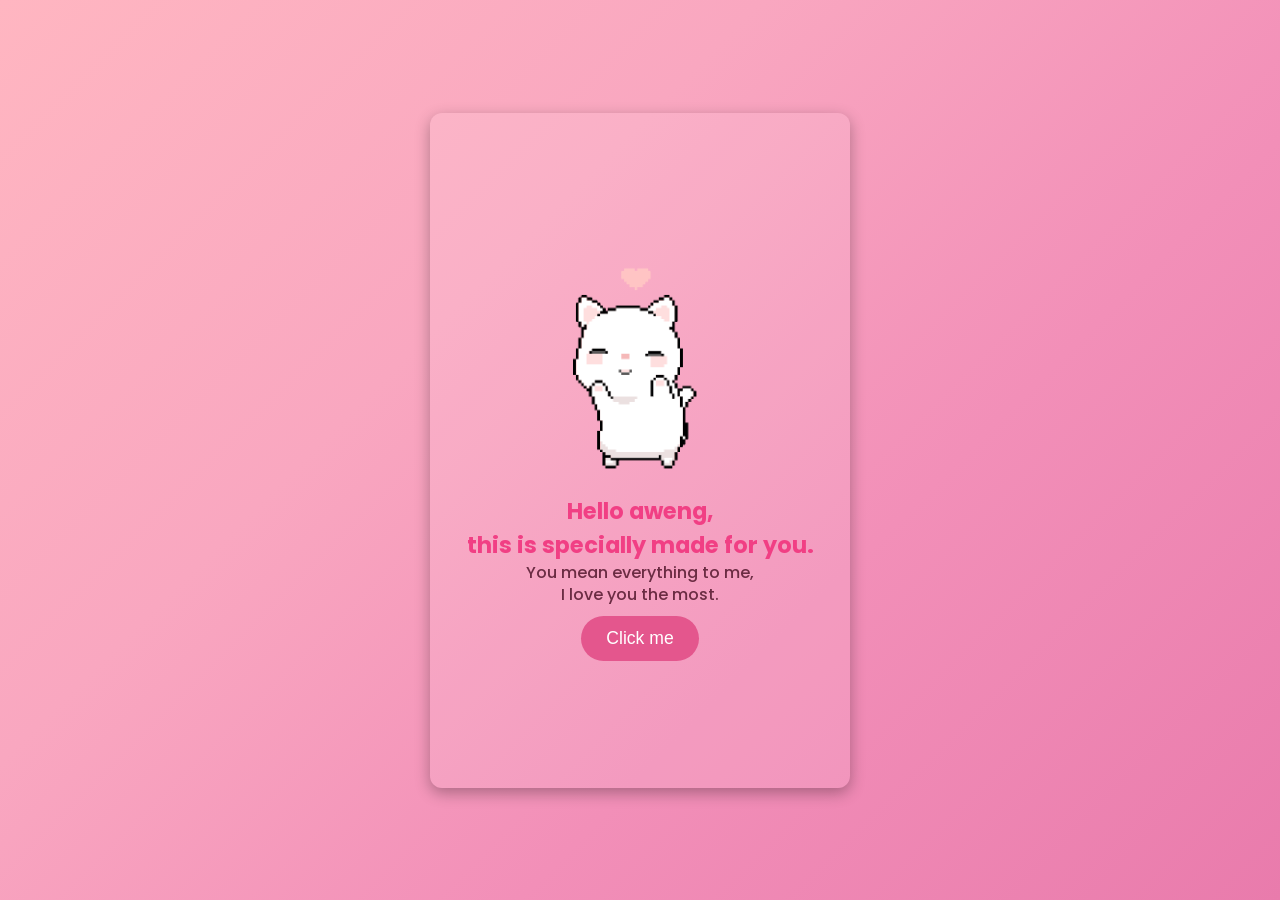
<file: birthday project/index.html>
<!DOCTYPE html>
<html lang="en">
<head>
    <meta charset="UTF-8">
    <meta name="viewport" content="width=device-width, initial-scale=1.0">
    <title>Birthday Present</title>
    <link rel="stylesheet" href="style.css">
    <link href="https://fonts.googleapis.com/css2?family=Poppins:wght@400;600&display=swap" rel="stylesheet">
</head>
<body>
    <audio id="bg-music" loop>
        <source src="Illumoria.mp3" type="audio/mpeg">
    </audio>

    <section class="page active" id="page1">
        <div class="container" id="container1">
            <div class="img-container">
                <img src="cat.gif" alt="cute gif">
            </div>
            <div class="container-text">
                <h2>Hello aweng,<br>this is specially made for you.</h2>
                <p>You mean everything to me,<br>I love you the most.</p>
                <button class="btn" onclick="btnClick()">Click me</button>
            </div>
        </div>
    </section>

    <section class="page" id="page2">
        <canvas id="canvas"></canvas>
        <div id="line1" class="text"></div>
        
        <div id="line2" class="text">
            <h2 id="final-birthday-text"></h2>
        </div>
    </section>
    
    <script src="script.js"></script>
</body>
</html>
</file>
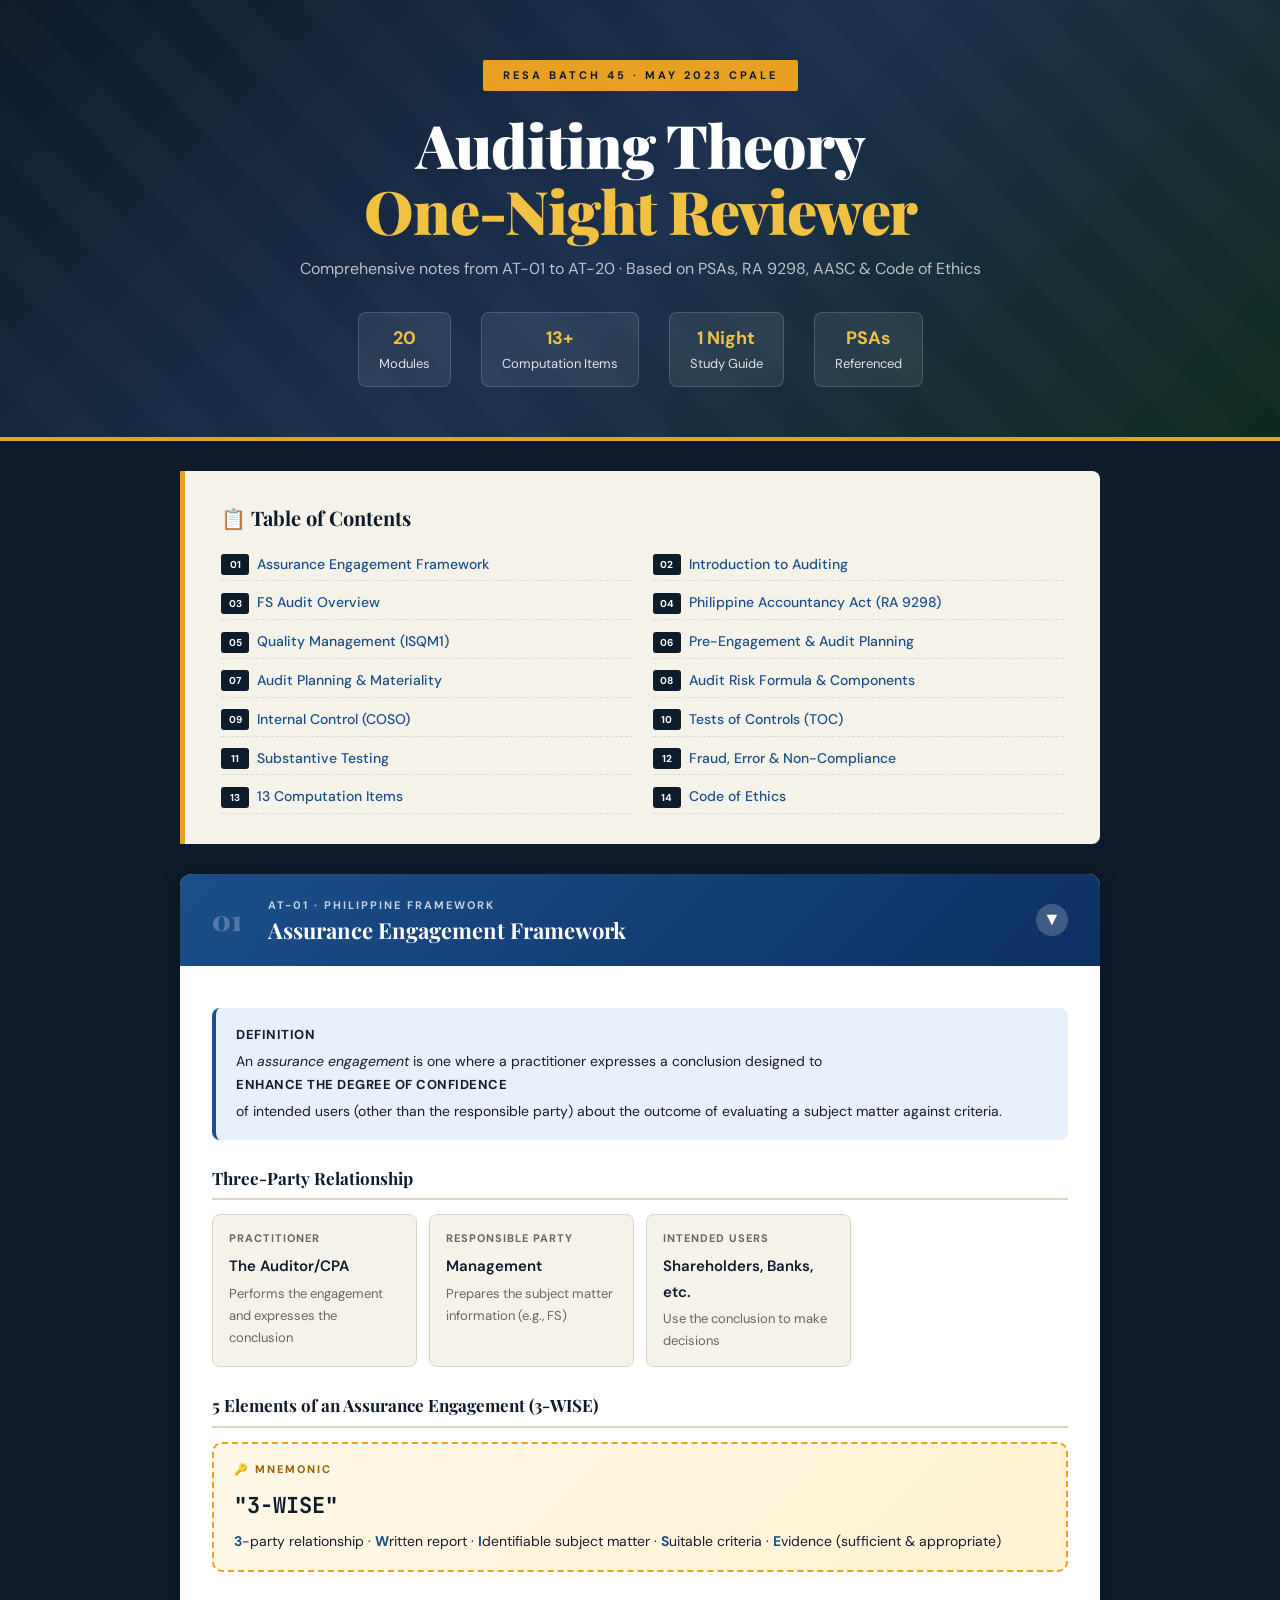
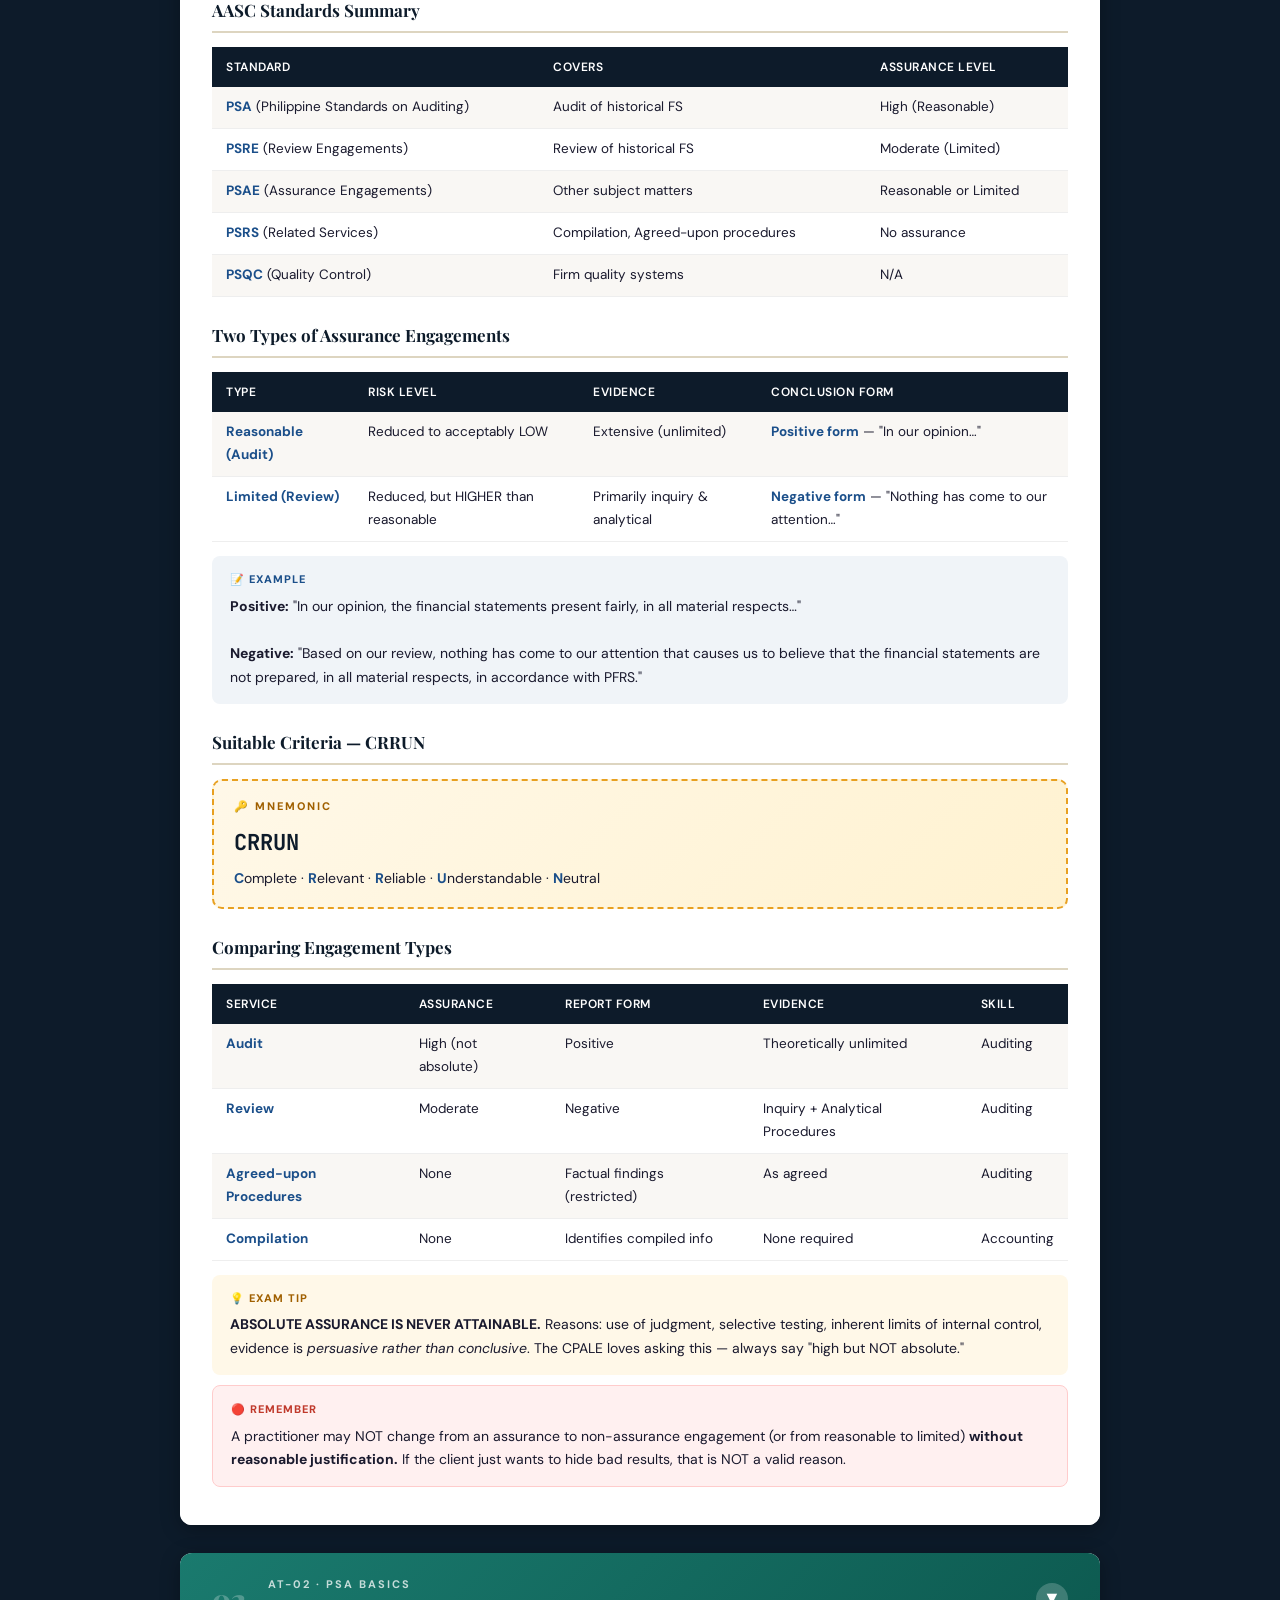
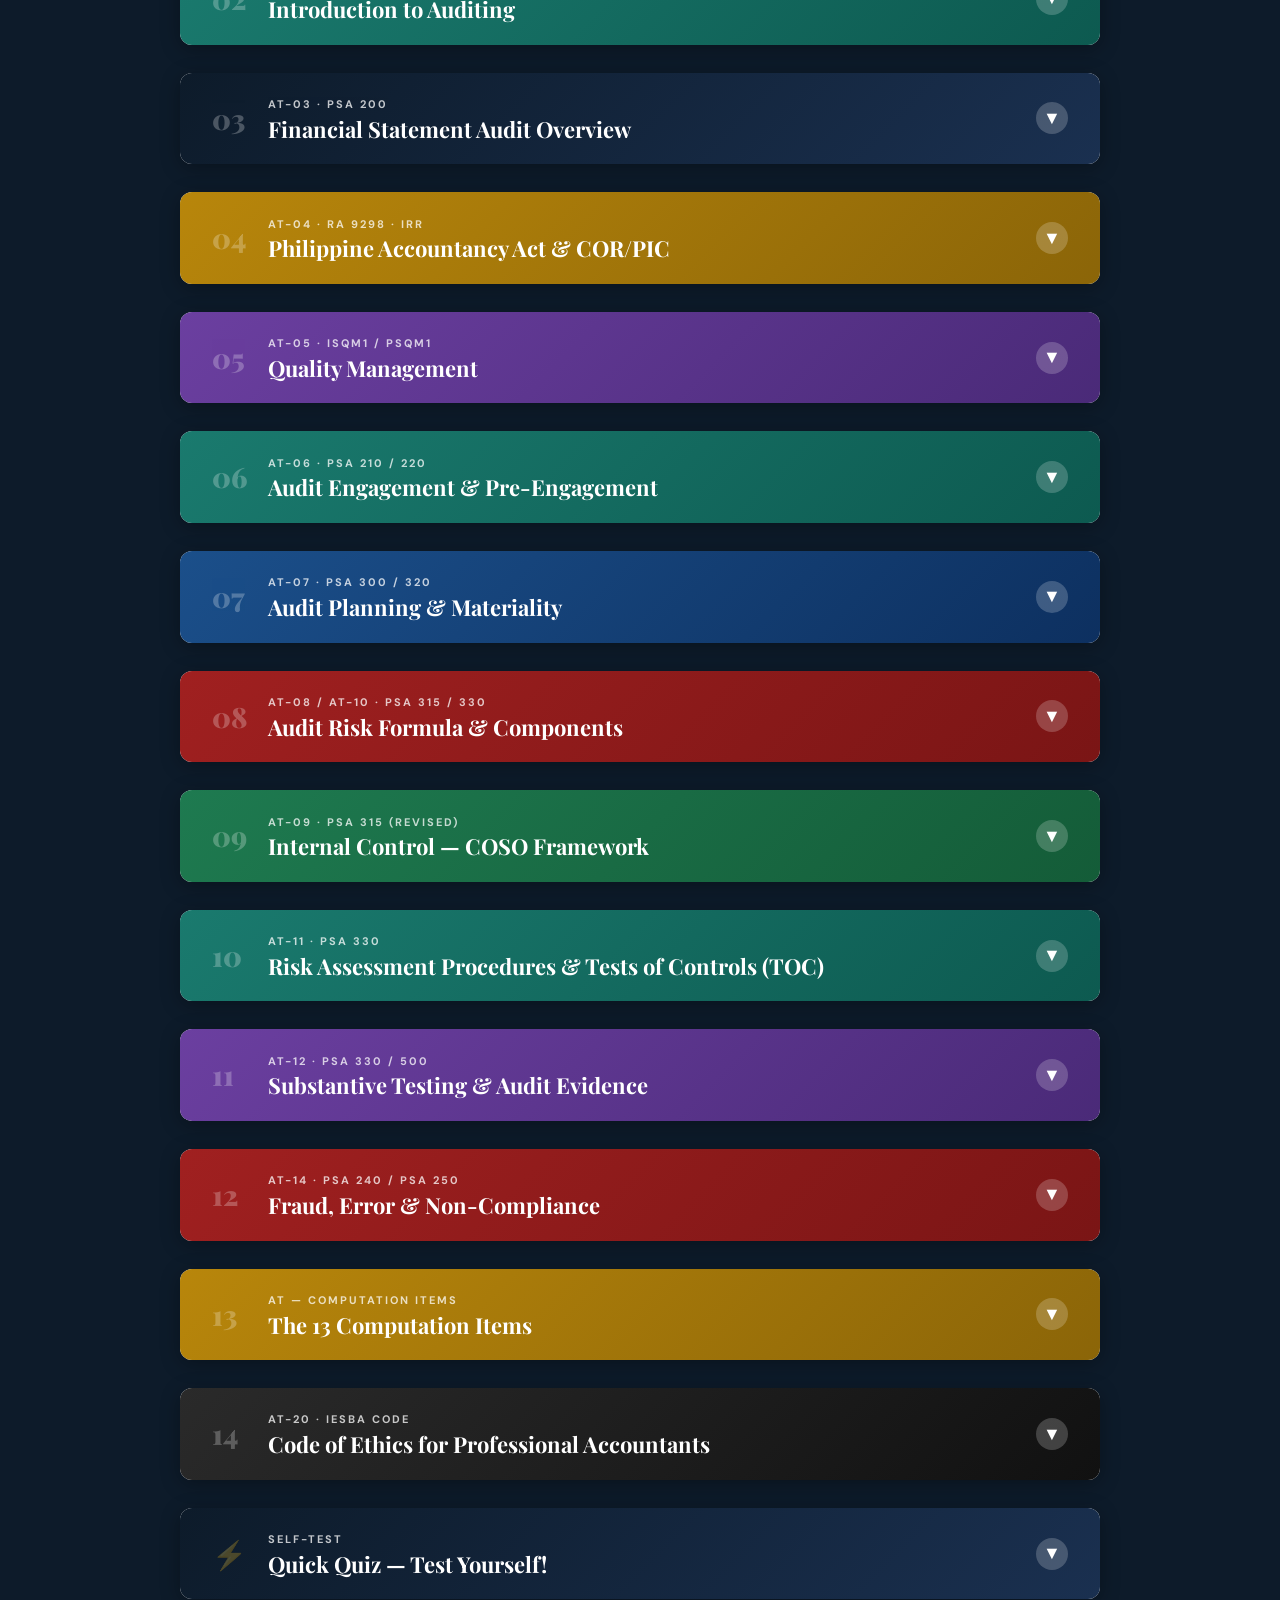
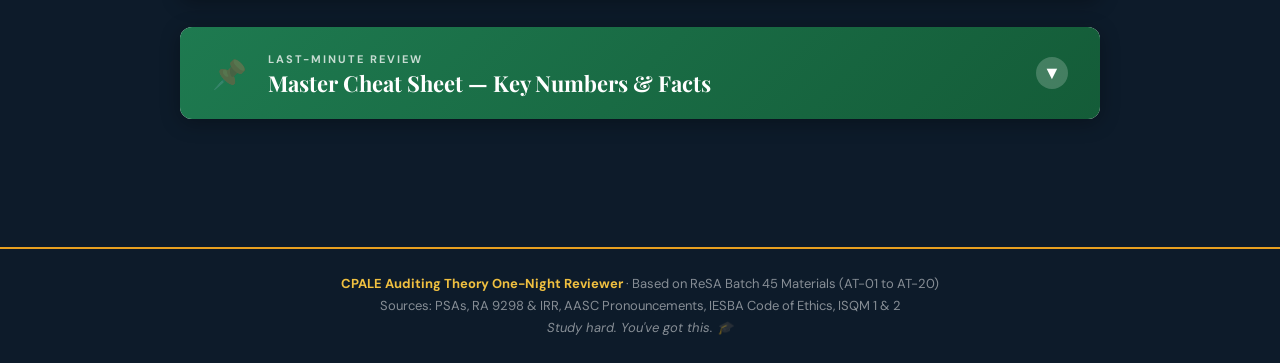
<file: new/index.html>
<!DOCTYPE html>
<html lang="en">
<head>
<meta charset="UTF-8">
<meta name="viewport" content="width=device-width, initial-scale=1.0">
<title>Review</title>
<link href="https://fonts.googleapis.com/css2?family=Playfair+Display:wght@700;900&family=DM+Sans:wght@300;400;500;600&family=JetBrains+Mono:wght@400;600&display=swap" rel="stylesheet">
<style>
  :root {
    --navy: #0d1b2a;
    --blue: #1b4f8a;
    --accent: #e8a020;
    --gold: #f0c040;
    --teal: #1a7a6e;
    --red: #c0392b;
    --light: #f5f2ea;
    --card: #ffffff;
    --border: #ddd5c0;
    --text: #1a1a2e;
    --muted: #666;
    --green: #1e7a50;
    --purple: #6b3fa0;
  }

  * { box-sizing: border-box; margin: 0; padding: 0; }

  body {
    font-family: 'DM Sans', sans-serif;
    background: var(--navy);
    color: var(--text);
    line-height: 1.7;
  }

  /* COVER */
  .cover {
    background: linear-gradient(135deg, #0d1b2a 0%, #1b2f4e 50%, #0d2a1e 100%);
    color: white;
    padding: 60px 40px 50px;
    text-align: center;
    border-bottom: 4px solid var(--accent);
    position: relative;
    overflow: hidden;
  }
  .cover::before {
    content: '';
    position: absolute; inset: 0;
    background: repeating-linear-gradient(45deg, transparent, transparent 40px, rgba(255,255,255,0.015) 40px, rgba(255,255,255,0.015) 80px);
  }
  .cover-badge {
    display: inline-block;
    background: var(--accent);
    color: var(--navy);
    font-size: 11px;
    font-weight: 700;
    letter-spacing: 3px;
    text-transform: uppercase;
    padding: 6px 20px;
    border-radius: 2px;
    margin-bottom: 20px;
  }
  .cover h1 {
    font-family: 'Playfair Display', serif;
    font-size: clamp(32px, 6vw, 60px);
    font-weight: 900;
    letter-spacing: -1px;
    line-height: 1.1;
    margin-bottom: 12px;
  }
  .cover h1 span { color: var(--gold); }
  .cover p {
    font-size: 16px;
    color: rgba(255,255,255,0.7);
    margin-bottom: 30px;
  }
  .cover-meta {
    display: flex;
    justify-content: center;
    gap: 30px;
    flex-wrap: wrap;
    margin-top: 24px;
  }
  .cover-meta div {
    background: rgba(255,255,255,0.08);
    border: 1px solid rgba(255,255,255,0.15);
    border-radius: 8px;
    padding: 10px 20px;
    font-size: 13px;
    color: rgba(255,255,255,0.85);
  }
  .cover-meta strong { color: var(--gold); display: block; font-size: 18px; }

  /* LAYOUT */
  .container {
    max-width: 960px;
    margin: 0 auto;
    padding: 0 20px 60px;
  }

  /* TOC */
  .toc {
    background: var(--light);
    border-left: 5px solid var(--accent);
    padding: 30px 36px;
    margin: 30px 0;
    border-radius: 0 8px 8px 0;
  }
  .toc h2 {
    font-family: 'Playfair Display', serif;
    font-size: 20px;
    margin-bottom: 14px;
    color: var(--navy);
  }
  .toc-grid {
    display: grid;
    grid-template-columns: repeat(auto-fill, minmax(280px, 1fr));
    gap: 6px 20px;
  }
  .toc a {
    color: var(--blue);
    text-decoration: none;
    font-size: 14px;
    font-weight: 500;
    display: flex;
    align-items: center;
    gap: 8px;
    padding: 4px 0;
    border-bottom: 1px dashed rgba(0,0,0,0.1);
    transition: color 0.2s;
  }
  .toc a:hover { color: var(--accent); }
  .toc-num {
    background: var(--navy);
    color: white;
    font-size: 10px;
    font-weight: 700;
    padding: 2px 6px;
    border-radius: 3px;
    min-width: 28px;
    text-align: center;
  }

  /* SECTION */
  .section {
    background: var(--card);
    border-radius: 12px;
    margin: 28px 0;
    overflow: hidden;
    box-shadow: 0 4px 20px rgba(0,0,0,0.3);
  }
  .section-header {
    padding: 22px 32px;
    display: flex;
    align-items: center;
    gap: 16px;
    cursor: pointer;
    user-select: none;
  }
  .section-num {
    font-family: 'Playfair Display', serif;
    font-size: 28px;
    font-weight: 900;
    opacity: 0.25;
    min-width: 40px;
    color: white;
  }
  .section-title {
    flex: 1;
  }
  .section-title .label {
    font-size: 11px;
    font-weight: 700;
    letter-spacing: 2px;
    text-transform: uppercase;
    opacity: 0.75;
    color: white;
    display: block;
    margin-bottom: 2px;
  }
  .section-title h2 {
    font-family: 'Playfair Display', serif;
    font-size: 22px;
    font-weight: 700;
    color: white;
    line-height: 1.2;
  }
  .toggle-btn {
    width: 32px; height: 32px;
    background: rgba(255,255,255,0.2);
    border: none;
    border-radius: 50%;
    color: white;
    font-size: 18px;
    cursor: pointer;
    display: flex; align-items: center; justify-content: center;
    flex-shrink: 0;
    transition: background 0.2s, transform 0.3s;
  }
  .toggle-btn.open { transform: rotate(180deg); }

  .section-body {
    padding: 28px 32px;
    background: white;
    display: none;
  }
  .section-body.open { display: block; }

  /* COLOR THEMES per section */
  .theme-blue .section-header { background: linear-gradient(135deg, #1b4f8a, #0d3060); }
  .theme-teal .section-header { background: linear-gradient(135deg, #1a7a6e, #0d5a50); }
  .theme-gold .section-header { background: linear-gradient(135deg, #b8860b, #8b6508); }
  .theme-red .section-header { background: linear-gradient(135deg, #a02020, #7a1515); }
  .theme-green .section-header { background: linear-gradient(135deg, #1e7a50, #145c38); }
  .theme-purple .section-header { background: linear-gradient(135deg, #6b3fa0, #4a2a78); }
  .theme-navy .section-header { background: linear-gradient(135deg, #0d1b2a, #1a3050); }
  .theme-dark .section-header { background: linear-gradient(135deg, #2a2a2a, #111); }

  /* CONTENT ELEMENTS */
  h3 {
    font-family: 'Playfair Display', serif;
    font-size: 17px;
    color: var(--navy);
    margin: 24px 0 10px;
    padding-bottom: 6px;
    border-bottom: 2px solid var(--border);
  }
  h3:first-child { margin-top: 0; }

  h4 {
    font-size: 14px;
    font-weight: 700;
    color: var(--blue);
    margin: 16px 0 6px;
    text-transform: uppercase;
    letter-spacing: 0.5px;
  }

  p { font-size: 15px; margin-bottom: 10px; color: var(--text); }

  ul, ol { padding-left: 20px; margin-bottom: 12px; }
  li { font-size: 15px; margin-bottom: 5px; }

  /* CALLOUT BOXES */
  .box {
    border-radius: 8px;
    padding: 16px 20px;
    margin: 14px 0;
    font-size: 14px;
  }
  .box-blue { background: #e8f0fb; border-left: 4px solid var(--blue); }
  .box-gold { background: #fdf5e0; border-left: 4px solid var(--gold); }
  .box-red { background: #fde8e8; border-left: 4px solid var(--red); }
  .box-green { background: #e8f5ee; border-left: 4px solid var(--green); }
  .box-teal { background: #e0f5f2; border-left: 4px solid var(--teal); }
  .box-purple { background: #f0e8fb; border-left: 4px solid var(--purple); }
  .box strong { display: block; margin-bottom: 4px; font-size: 13px; text-transform: uppercase; letter-spacing: 0.5px; }

  /* FORMULA BOX */
  .formula {
    background: var(--navy);
    color: var(--gold);
    font-family: 'JetBrains Mono', monospace;
    font-size: 18px;
    font-weight: 600;
    padding: 18px 24px;
    border-radius: 8px;
    text-align: center;
    margin: 16px 0;
    letter-spacing: 1px;
  }
  .formula small {
    display: block;
    font-size: 12px;
    color: rgba(255,255,255,0.5);
    margin-top: 4px;
    font-family: 'DM Sans', sans-serif;
    letter-spacing: 0;
  }

  /* TABLE */
  .table-wrap { overflow-x: auto; margin: 14px 0; }
  table { width: 100%; border-collapse: collapse; font-size: 13.5px; }
  th {
    background: var(--navy);
    color: white;
    padding: 10px 14px;
    text-align: left;
    font-weight: 600;
    font-size: 12px;
    text-transform: uppercase;
    letter-spacing: 0.5px;
  }
  td { padding: 9px 14px; border-bottom: 1px solid #eee; vertical-align: top; }
  tr:nth-child(even) td { background: #f9f7f4; }
  tr:hover td { background: #f0ece4; }
  td strong { color: var(--blue); }

  /* QUICK CARD */
  .cards {
    display: grid;
    grid-template-columns: repeat(auto-fill, minmax(200px, 1fr));
    gap: 12px;
    margin: 14px 0;
  }
  .card {
    background: var(--light);
    border-radius: 8px;
    padding: 14px 16px;
    border: 1px solid var(--border);
  }
  .card-title {
    font-size: 11px;
    font-weight: 700;
    text-transform: uppercase;
    letter-spacing: 1px;
    color: var(--muted);
    margin-bottom: 6px;
  }
  .card-val {
    font-size: 15px;
    font-weight: 600;
    color: var(--navy);
  }
  .card-sub { font-size: 13px; color: var(--muted); margin-top: 3px; }

  /* MNEMONIC */
  .mnemonic {
    background: linear-gradient(135deg, #fff8e8, #fff2d0);
    border: 2px dashed var(--accent);
    border-radius: 10px;
    padding: 16px 20px;
    margin: 14px 0;
  }
  .mnemonic-title {
    font-size: 11px;
    font-weight: 800;
    text-transform: uppercase;
    letter-spacing: 2px;
    color: #a06000;
    margin-bottom: 8px;
  }
  .mnemonic-word {
    font-family: 'JetBrains Mono', monospace;
    font-size: 22px;
    font-weight: 700;
    color: var(--navy);
    margin-bottom: 6px;
  }
  .mnemonic-breakdown { font-size: 14px; color: var(--text); }
  .mnemonic-breakdown span { font-weight: 700; color: var(--blue); }

  /* EXAMPLE BOX */
  .example {
    background: #f0f4f8;
    border-radius: 8px;
    padding: 14px 18px;
    margin: 10px 0;
    font-size: 14px;
    position: relative;
  }
  .example::before {
    content: '📝 EXAMPLE';
    display: block;
    font-size: 11px;
    font-weight: 800;
    letter-spacing: 1px;
    color: var(--blue);
    margin-bottom: 6px;
  }

  /* TRICK TIP */
  .tip {
    background: #fff8e8;
    border-radius: 8px;
    padding: 14px 18px;
    margin: 10px 0;
    font-size: 14px;
    position: relative;
  }
  .tip::before {
    content: '💡 EXAM TIP';
    display: block;
    font-size: 11px;
    font-weight: 800;
    letter-spacing: 1px;
    color: #a06000;
    margin-bottom: 6px;
  }

  /* REMEMBER */
  .remember {
    background: #fff0f0;
    border: 1px solid #fcc;
    border-radius: 8px;
    padding: 14px 18px;
    margin: 10px 0;
    font-size: 14px;
  }
  .remember::before {
    content: '🔴 REMEMBER';
    display: block;
    font-size: 11px;
    font-weight: 800;
    letter-spacing: 1px;
    color: var(--red);
    margin-bottom: 6px;
  }

  /* COMPUTATION */
  .computation {
    background: #e8f8f0;
    border: 1px solid #a0d8b8;
    border-radius: 8px;
    padding: 16px 20px;
    margin: 12px 0;
    font-family: 'JetBrains Mono', monospace;
    font-size: 13px;
  }
  .computation::before {
    content: '🔢 COMPUTATION';
    display: block;
    font-family: 'DM Sans', sans-serif;
    font-size: 11px;
    font-weight: 800;
    letter-spacing: 1px;
    color: var(--green);
    margin-bottom: 8px;
  }
  .computation .line { margin: 3px 0; }
  .computation .ans { border-top: 2px solid var(--green); margin-top: 6px; padding-top: 6px; font-weight: 700; color: var(--green); }

  /* BADGE TAGS */
  .tags { display: flex; flex-wrap: wrap; gap: 6px; margin: 8px 0; }
  .tag {
    font-size: 11px; font-weight: 700; letter-spacing: 0.5px;
    padding: 3px 10px; border-radius: 20px;
    background: var(--navy); color: white;
  }
  .tag-blue { background: #e8f0fb; color: var(--blue); }
  .tag-gold { background: #fdf0d0; color: #8b6000; }
  .tag-red { background: #fde8e8; color: var(--red); }
  .tag-green { background: #e8f5ee; color: var(--green); }

  .divider {
    border: none; border-top: 2px dashed var(--border);
    margin: 22px 0;
  }

  /* QUICK QUIZ */
  .quiz-q {
    background: var(--light);
    border-radius: 8px;
    padding: 14px 18px;
    margin: 10px 0;
    font-size: 14px;
    border: 1px solid var(--border);
  }
  .quiz-q strong { color: var(--navy); display: block; margin-bottom: 6px; }
  .quiz-ans {
    margin-top: 8px;
    padding: 8px 12px;
    background: #e8f5ee;
    border-radius: 6px;
    font-size: 13px;
    font-weight: 600;
    color: var(--green);
    display: none;
  }
  .quiz-ans.show { display: block; }
  .show-ans {
    margin-top: 6px;
    font-size: 12px;
    color: var(--blue);
    background: none;
    border: none;
    cursor: pointer;
    font-weight: 700;
    text-decoration: underline;
    padding: 0;
  }

  /* PROGRESS BAR */
  .progress-bar {
    height: 4px;
    background: var(--border);
    border-radius: 2px;
    margin: 8px 0 20px;
    overflow: hidden;
  }
  .progress-fill {
    height: 100%;
    background: linear-gradient(90deg, var(--blue), var(--teal));
    border-radius: 2px;
    transition: width 0.3s;
  }

  /* FOOTER */
  footer {
    background: var(--navy);
    color: rgba(255,255,255,0.5);
    text-align: center;
    padding: 24px;
    font-size: 13px;
    border-top: 2px solid var(--accent);
    margin-top: 40px;
  }
  footer strong { color: var(--gold); }

  @media (max-width: 600px) {
    .section-body { padding: 20px 18px; }
    .section-header { padding: 18px 18px; }
    .cover { padding: 40px 20px 36px; }
    table { font-size: 12px; }
  }
</style>
</head>
<body>

<!-- COVER -->
<div class="cover">
  <div class="cover-badge">ReSA Batch 45 · May 2023 CPALE</div>
  <h1>Auditing Theory<br><span>One-Night Reviewer</span></h1>
  <p>Comprehensive notes from AT-01 to AT-20 · Based on PSAs, RA 9298, AASC & Code of Ethics</p>
  <div class="cover-meta">
    <div><strong>20</strong> Modules</div>
    <div><strong>13+</strong> Computation Items</div>
    <div><strong>1 Night</strong> Study Guide</div>
    <div><strong>PSAs</strong> Referenced</div>
  </div>
</div>

<div class="container">

<!-- TOC -->
<div class="toc">
  <h2>📋 Table of Contents</h2>
  <div class="toc-grid">
    <a href="#s1"><span class="toc-num">01</span> Assurance Engagement Framework</a>
    <a href="#s2"><span class="toc-num">02</span> Introduction to Auditing</a>
    <a href="#s3"><span class="toc-num">03</span> FS Audit Overview</a>
    <a href="#s4"><span class="toc-num">04</span> Philippine Accountancy Act (RA 9298)</a>
    <a href="#s5"><span class="toc-num">05</span> Quality Management (ISQM1)</a>
    <a href="#s6"><span class="toc-num">06</span> Pre-Engagement & Audit Planning</a>
    <a href="#s7"><span class="toc-num">07</span> Audit Planning & Materiality</a>
    <a href="#s8"><span class="toc-num">08</span> Audit Risk Formula & Components</a>
    <a href="#s9"><span class="toc-num">09</span> Internal Control (COSO)</a>
    <a href="#s10"><span class="toc-num">10</span> Tests of Controls (TOC)</a>
    <a href="#s11"><span class="toc-num">11</span> Substantive Testing</a>
    <a href="#s12"><span class="toc-num">12</span> Fraud, Error & Non-Compliance</a>
    <a href="#s13"><span class="toc-num">13</span> 13 Computation Items</a>
    <a href="#s14"><span class="toc-num">14</span> Code of Ethics</a>
  </div>
</div>


<!-- ===== SECTION 1: ASSURANCE ENGAGEMENT ===== -->
<div class="section theme-blue" id="s1">
  <div class="section-header" onclick="toggle(this)">
    <div class="section-num">01</div>
    <div class="section-title">
      <span class="label">AT-01 · Philippine Framework</span>
      <h2>Assurance Engagement Framework</h2>
    </div>
    <button class="toggle-btn">▼</button>
  </div>
  <div class="section-body open">

    <div class="box box-blue">
      <strong>Definition</strong>
      An <em>assurance engagement</em> is one where a practitioner expresses a conclusion designed to <strong>enhance the degree of confidence</strong> of intended users (other than the responsible party) about the outcome of evaluating a subject matter against criteria.
    </div>

    <h3>Three-Party Relationship</h3>
    <div class="cards">
      <div class="card">
        <div class="card-title">Practitioner</div>
        <div class="card-val">The Auditor/CPA</div>
        <div class="card-sub">Performs the engagement and expresses the conclusion</div>
      </div>
      <div class="card">
        <div class="card-title">Responsible Party</div>
        <div class="card-val">Management</div>
        <div class="card-sub">Prepares the subject matter information (e.g., FS)</div>
      </div>
      <div class="card">
        <div class="card-title">Intended Users</div>
        <div class="card-val">Shareholders, Banks, etc.</div>
        <div class="card-sub">Use the conclusion to make decisions</div>
      </div>
    </div>

    <h3>5 Elements of an Assurance Engagement (3-WISE)</h3>
    <div class="mnemonic">
      <div class="mnemonic-title">🔑 Mnemonic</div>
      <div class="mnemonic-word">"3-WISE"</div>
      <div class="mnemonic-breakdown">
        <span>3</span>-party relationship · <span>W</span>ritten report · <span>I</span>dentifiable subject matter · <span>S</span>uitable criteria · <span>E</span>vidence (sufficient &amp; appropriate)
      </div>
    </div>

    <h3>AASC Standards Summary</h3>
    <div class="table-wrap">
      <table>
        <tr><th>Standard</th><th>Covers</th><th>Assurance Level</th></tr>
        <tr><td><strong>PSA</strong> (Philippine Standards on Auditing)</td><td>Audit of historical FS</td><td>High (Reasonable)</td></tr>
        <tr><td><strong>PSRE</strong> (Review Engagements)</td><td>Review of historical FS</td><td>Moderate (Limited)</td></tr>
        <tr><td><strong>PSAE</strong> (Assurance Engagements)</td><td>Other subject matters</td><td>Reasonable or Limited</td></tr>
        <tr><td><strong>PSRS</strong> (Related Services)</td><td>Compilation, Agreed-upon procedures</td><td>No assurance</td></tr>
        <tr><td><strong>PSQC</strong> (Quality Control)</td><td>Firm quality systems</td><td>N/A</td></tr>
      </table>
    </div>

    <h3>Two Types of Assurance Engagements</h3>
    <div class="table-wrap">
      <table>
        <tr><th>Type</th><th>Risk Level</th><th>Evidence</th><th>Conclusion Form</th></tr>
        <tr><td><strong>Reasonable (Audit)</strong></td><td>Reduced to acceptably LOW</td><td>Extensive (unlimited)</td><td><strong>Positive form</strong> — "In our opinion…"</td></tr>
        <tr><td><strong>Limited (Review)</strong></td><td>Reduced, but HIGHER than reasonable</td><td>Primarily inquiry &amp; analytical</td><td><strong>Negative form</strong> — "Nothing has come to our attention…"</td></tr>
      </table>
    </div>

    <div class="example">
      <strong>Positive:</strong> "In our opinion, the financial statements present fairly, in all material respects…"<br><br>
      <strong>Negative:</strong> "Based on our review, nothing has come to our attention that causes us to believe that the financial statements are not prepared, in all material respects, in accordance with PFRS."
    </div>

    <h3>Suitable Criteria — CRRUN</h3>
    <div class="mnemonic">
      <div class="mnemonic-title">🔑 Mnemonic</div>
      <div class="mnemonic-word">CRRUN</div>
      <div class="mnemonic-breakdown">
        <span>C</span>omplete · <span>R</span>elevant · <span>R</span>eliable · <span>U</span>nderstandable · <span>N</span>eutral
      </div>
    </div>

    <h3>Comparing Engagement Types</h3>
    <div class="table-wrap">
      <table>
        <tr><th>Service</th><th>Assurance</th><th>Report Form</th><th>Evidence</th><th>Skill</th></tr>
        <tr><td><strong>Audit</strong></td><td>High (not absolute)</td><td>Positive</td><td>Theoretically unlimited</td><td>Auditing</td></tr>
        <tr><td><strong>Review</strong></td><td>Moderate</td><td>Negative</td><td>Inquiry + Analytical Procedures</td><td>Auditing</td></tr>
        <tr><td><strong>Agreed-upon Procedures</strong></td><td>None</td><td>Factual findings (restricted)</td><td>As agreed</td><td>Auditing</td></tr>
        <tr><td><strong>Compilation</strong></td><td>None</td><td>Identifies compiled info</td><td>None required</td><td>Accounting</td></tr>
      </table>
    </div>

    <div class="tip">
      <strong>ABSOLUTE ASSURANCE IS NEVER ATTAINABLE.</strong> Reasons: use of judgment, selective testing, inherent limits of internal control, evidence is <em>persuasive rather than conclusive</em>. The CPALE loves asking this — always say "high but NOT absolute."
    </div>

    <div class="remember">
      A practitioner may NOT change from an assurance to non-assurance engagement (or from reasonable to limited) <strong>without reasonable justification.</strong> If the client just wants to hide bad results, that is NOT a valid reason.
    </div>

  </div>
</div>


<!-- ===== SECTION 2: INTRO TO AUDITING ===== -->
<div class="section theme-teal" id="s2">
  <div class="section-header" onclick="toggle(this)">
    <div class="section-num">02</div>
    <div class="section-title">
      <span class="label">AT-02 · PSA Basics</span>
      <h2>Introduction to Auditing</h2>
    </div>
    <button class="toggle-btn">▼</button>
  </div>
  <div class="section-body">

    <div class="box box-teal">
      <strong>AAA Definition of Auditing</strong>
      "A <em>systematic process</em> of objectively obtaining and evaluating evidence regarding <em>assertions</em> about economic actions and events to ascertain the <em>degree of correspondence</em> between those assertions and established <em>criteria</em>, and communicating the results to interested users." (American Accounting Association)
    </div>

    <h3>Types of Audit</h3>
    <div class="table-wrap">
      <table>
        <tr><th>Type</th><th>Purpose</th><th>Performed by</th></tr>
        <tr><td><strong>Independent FS Audit</strong></td><td>Opinion on fair presentation of FS</td><td>External CPA/firm</td></tr>
        <tr><td><strong>Internal Audit</strong></td><td>Operational, management, financial review</td><td>Internal auditors</td></tr>
        <tr><td><strong>Government Audit</strong></td><td>Compliance, FS, Performance (economy, efficiency, effectiveness)</td><td>COA</td></tr>
      </table>
    </div>

    <h3>Objective of FS Audit</h3>
    <p>To enable the auditor to <strong>express an opinion</strong> on whether the financial statements are prepared, <em>in all material respects</em>, in accordance with the applicable financial reporting framework.</p>

    <div class="tip">
      The auditor does NOT: guarantee accuracy, ensure viability of the entity, nor assess stewardship. The auditor provides <strong>reasonable assurance</strong> only. Management is ALWAYS responsible for preparing the FS — audit does NOT relieve management of this responsibility.
    </div>

    <h3>Key Terms</h3>
    <div class="cards">
      <div class="card">
        <div class="card-title">Financial Statement Assertions</div>
        <div class="card-sub">Representations by management, explicit or implicit, embodied in the FS. Used by auditors to consider types of potential misstatements.</div>
      </div>
      <div class="card">
        <div class="card-title">Professional Skepticism</div>
        <div class="card-sub">A questioning mind; critical assessment of evidence. Neither accept nor disbelieve — always probe.</div>
      </div>
      <div class="card">
        <div class="card-title">Agency Theory</div>
        <div class="card-sub">Managers have more info than shareholders → need for audit. Goal congruence issues arise.</div>
      </div>
      <div class="card">
        <div class="card-title">Information Asymmetry</div>
        <div class="card-sub">Users don't have the same info as management → audit bridges this gap.</div>
      </div>
    </div>

    <h3>Internal vs. External Auditor</h3>
    <div class="table-wrap">
      <table>
        <tr><th></th><th>External Auditor</th><th>Internal Auditor</th></tr>
        <tr><td><strong>Reports to</strong></td><td>Shareholders/members (outside governance)</td><td>Board of directors & senior management (inside)</td></tr>
        <tr><td><strong>Independence</strong></td><td>Independent from client</td><td>Employee of entity</td></tr>
        <tr><td><strong>Primary objective</strong></td><td>Opinion on FS</td><td>Add value, improve operations</td></tr>
        <tr><td><strong>Standards</strong></td><td>PSA / ISA</td><td>IIA Standards</td></tr>
      </table>
    </div>

  </div>
</div>


<!-- ===== SECTION 3: FS AUDIT OVERVIEW ===== -->
<div class="section theme-navy" id="s3">
  <div class="section-header" onclick="toggle(this)">
    <div class="section-num">03</div>
    <div class="section-title">
      <span class="label">AT-03 · PSA 200</span>
      <h2>Financial Statement Audit Overview</h2>
    </div>
    <button class="toggle-btn">▼</button>
  </div>
  <div class="section-body">

    <h3>Management Assertions (COVERAGE-D)</h3>
    <p>These are the assertions the auditor tests. Know them by category:</p>
    <div class="table-wrap">
      <table>
        <tr><th>Category</th><th>Assertions</th><th>Question Asked</th></tr>
        <tr>
          <td><strong>Classes of Transactions & Events</strong><br><small>(Income Statement items)</small></td>
          <td>Occurrence, Completeness, Accuracy, Cutoff, Classification, Presentation</td>
          <td>Did it happen? All recorded? Correct amount? Right period? Right account?</td>
        </tr>
        <tr>
          <td><strong>Account Balances</strong><br><small>(Balance Sheet items)</small></td>
          <td>Existence, Rights & Obligations, Completeness, Accuracy/Valuation/Allocation</td>
          <td>Does it exist? Do we own it? Is everything included? Is it properly valued?</td>
        </tr>
        <tr>
          <td><strong>Presentation & Disclosure</strong></td>
          <td>Occurrence, Completeness, Classification, Accuracy/Valuation, Understandability</td>
          <td>Is it properly disclosed? All disclosures complete? Understandable to users?</td>
        </tr>
      </table>
    </div>

    <div class="mnemonic">
      <div class="mnemonic-title">🔑 For Transaction Assertions</div>
      <div class="mnemonic-word">OCA CC P</div>
      <div class="mnemonic-breakdown">
        <span>O</span>ccurrence · <span>C</span>ompleteness · <span>A</span>ccuracy · <span>C</span>utoff · <span>C</span>lassification · <span>P</span>resentation
      </div>
    </div>

    <div class="mnemonic">
      <div class="mnemonic-title">🔑 For Balance Sheet Assertions</div>
      <div class="mnemonic-word">ERCA V</div>
      <div class="mnemonic-breakdown">
        <span>E</span>xistence · <span>R</span>ights &amp; Obligations · <span>C</span>ompleteness · <span>A</span>ccuracy/<span>V</span>aluation
      </div>
    </div>

    <div class="tip">
      Existence vs. Completeness: <br>
      • <strong>Existence (overstatement):</strong> Start from the records → trace to supporting docs. Did this invoice really exist?<br>
      • <strong>Completeness (understatement):</strong> Start from source docs → trace to records. Was every shipment recorded?
    </div>

    <h3>Audit Report Communication Path</h3>
    <p>The auditor communicates results through the <strong>Auditor's Report</strong> (not the engagement letter or management letter). The medium for sharing audit results is always the <em>audit report.</em></p>

  </div>
</div>


<!-- ===== SECTION 4: RA 9298 ===== -->
<div class="section theme-gold" id="s4">
  <div class="section-header" onclick="toggle(this)">
    <div class="section-num">04</div>
    <div class="section-title">
      <span class="label">AT-04 · RA 9298 · IRR</span>
      <h2>Philippine Accountancy Act & COR/PIC</h2>
    </div>
    <button class="toggle-btn">▼</button>
  </div>
  <div class="section-body">

    <h3>RA 9298 — Philippine Accountancy Act of 2004</h3>
    <p>Has THREE main objectives:</p>
    <div class="box box-gold">
      <strong>3 Objectives of RA 9298</strong>
      1. <strong>Standardization</strong> of accounting education (CHED, Education Technical Council)<br>
      2. <strong>Examination</strong> for registration (PRBOA, CPALE)<br>
      3. <strong>Supervision, control &amp; regulation</strong> of accountancy practice (4 sectors: Public Practice, Commerce &amp; Industry, Government, Education)
    </div>

    <h3>PRBOA — Professional Regulatory Board of Accountancy</h3>
    <p><strong>Qualifications of PRBOA Members:</strong></p>
    <ul>
      <li>Natural-born Filipino citizen &amp; resident of the Philippines</li>
      <li>Registered CPA with at least <strong>10 years</strong> of work experience</li>
      <li>Good moral character; NOT convicted of crime involving moral turpitude</li>
      <li>NO pecuniary interest in any school offering accountancy or review</li>
      <li>NOT a Director/Officer of PICPA at time of appointment</li>
    </ul>

    <h3>CPALE — CPA Licensure Examination</h3>
    <h4>Qualifications of Applicants:</h4>
    <ul>
      <li>Filipino citizen</li>
      <li>Good moral character</li>
      <li>Holder of BS Accountancy from CHED-recognized school</li>
      <li>No conviction of criminal offense involving moral turpitude</li>
    </ul>

    <h4>Rating / Passing the CPALE:</h4>
    <div class="box box-gold">
      <strong>CPALE Rating Rules</strong>
      • General average of <strong>75%</strong> with no subject below <strong>65%</strong> = <strong>PASSED</strong><br>
      • General average ≥ 75% but one subject is 60–64% = <strong>CONDITIONAL</strong> (must retake that subject; must get ≥ 75% to pass)<br>
      • Any subject below <strong>60%</strong> = <strong>FAILED</strong><br>
      • <strong>2 failed complete exams</strong> → must complete <strong>24 units refresher course</strong> before retaking
    </div>

    <div class="example">
      Berlin got: 90, 88, 95, 74, 74, 64 → Average = (90+88+95+74+74+64)/6 = 80.8 → But Subject 6 = 64 (below 65 but ≥ 60) → <strong>CONDITIONAL</strong>. Berlin must retake Subject 6 and score ≥ 75 to pass completely.
    </div>

    <h3>Certificate of Registration (COR) & Professional Identification Card (PIC)</h3>
    <div class="table-wrap">
      <table>
        <tr><th>Document</th><th>Description</th><th>Key Points</th></tr>
        <tr>
          <td><strong>COR</strong> (Certificate of Registration)</td>
          <td>Certificate under seal bearing a registration number</td>
          <td>Issued by PRC upon recommendation of PRBOA; does NOT expire</td>
        </tr>
        <tr>
          <td><strong>PIC</strong> (Professional Identification Card)</td>
          <td>Card indicating holder is a registered CPA</td>
          <td>Renewed every <strong>3 years</strong> upon payment of fees</td>
        </tr>
      </table>
    </div>

    <h3>CPD — Continuing Professional Development</h3>
    <p>Required for renewal of PIC. Objectives: raise/maintain professional capability, attain/maintain minimum standards. Does NOT include "make the profession financially rewarding."</p>

    <h3>Key Bodies Under RA 9298</h3>
    <div class="cards">
      <div class="card">
        <div class="card-title">AASC</div>
        <div class="card-val">Auditing &amp; Assurance Standards Council</div>
        <div class="card-sub">Issues PSAs, PSREs, PSAEs, PSRSs, PSQCs</div>
      </div>
      <div class="card">
        <div class="card-title">FRSC</div>
        <div class="card-val">Financial Reporting Standards Council</div>
        <div class="card-sub">Issues PFRSs</div>
      </div>
      <div class="card">
        <div class="card-title">QRC</div>
        <div class="card-val">Quality Review Committee</div>
        <div class="card-sub">Reviews quality of CPA firms in public practice</div>
      </div>
      <div class="card">
        <div class="card-title">PICPA</div>
        <div class="card-val">Phil. Institute of CPAs</div>
        <div class="card-sub">APO (Accredited Professional Organization); member of IFAC</div>
      </div>
    </div>

    <div class="remember">
      Changes to CPALE subjects: PRBOA may revise or exclude subjects, but NOT more often than <strong>every 2 years.</strong> The PRBOA ordinarily administers the CPALE <strong>twice a year</strong> (May and October).
    </div>

  </div>
</div>


<!-- ===== SECTION 5: QUALITY MANAGEMENT ===== -->
<div class="section theme-purple" id="s5">
  <div class="section-header" onclick="toggle(this)">
    <div class="section-num">05</div>
    <div class="section-title">
      <span class="label">AT-05 · ISQM1 / PSQM1</span>
      <h2>Quality Management</h2>
    </div>
    <button class="toggle-btn">▼</button>
  </div>
  <div class="section-body">

    <div class="box box-purple">
      <strong>ISQM 1 Purpose</strong>
      A firm shall design, implement and operate a <em>System of Quality Management (SOQM)</em> for audits, reviews, and other assurance/related services engagements. It takes a <strong>proactive, risk-based approach</strong> to managing quality.
    </div>

    <h3>8 Components of Quality Management</h3>
    <div class="mnemonic">
      <div class="mnemonic-title">🔑 Mnemonic</div>
      <div class="mnemonic-word">RGERR + IME</div>
      <div class="mnemonic-breakdown">
        <span>R</span>isk Assessment Process · <span>G</span>overnance &amp; Leadership · <span>E</span>thical Requirements · <span>A</span>cceptance &amp; Continuance · <span>E</span>ngagement Performance · <span>R</span>esources · <span>I</span>nformation &amp; Communication · <span>M</span>onitoring &amp; R<span>E</span>mediation
      </div>
    </div>

    <div class="table-wrap">
      <table>
        <tr><th>#</th><th>Component</th><th>Role</th><th>Think of it as…</th></tr>
        <tr><td>1</td><td><strong>Risk Assessment Process</strong></td><td>Backbone — used to establish quality objectives &amp; identify risks</td><td>The firm's "danger radar"</td></tr>
        <tr><td>2</td><td><strong>Governance &amp; Leadership</strong></td><td>Sets the culture and tone at the top</td><td>The firm's "DNA &amp; culture"</td></tr>
        <tr><td>3</td><td><strong>Relevant Ethical Requirements</strong></td><td>Fundamental to all engagements</td><td>"The rulebook everyone must follow"</td></tr>
        <tr><td>4</td><td><strong>Acceptance &amp; Continuance</strong></td><td>Should we take/keep this client?</td><td>"Screening the client"</td></tr>
        <tr><td>5</td><td><strong>Engagement Performance</strong></td><td>Direction, supervision, review of work</td><td>"Doing the work right"</td></tr>
        <tr><td>6</td><td><strong>Resources</strong></td><td>People, tech, intellectual resources</td><td>"Having the right tools &amp; people"</td></tr>
        <tr><td>7</td><td><strong>Information &amp; Communication</strong></td><td>Getting and sharing relevant info</td><td>"Good communication flow"</td></tr>
        <tr><td>8</td><td><strong>Monitoring &amp; Remediation</strong></td><td>Evaluate the SOQM; fix deficiencies</td><td>"Quality check &amp; improvement"</td></tr>
      </table>
    </div>

    <h3>ISQM 2 — Engagement Quality Reviews (EQR)</h3>
    <p>ISQM 2 deals with the appointment and eligibility of EQR reviewers, and the performance of the review. The EQR must be completed <em>on or before</em> the date of the auditor's report.</p>

    <div class="tip">
      The <strong>Engagement Partner</strong> is responsible for the overall quality of each audit engagement. The firm's SOQM (ISQM1) operates at the firm level; ISQM2 operates at the engagement level.
    </div>

  </div>
</div>


<!-- ===== SECTION 6: PRE-ENGAGEMENT ===== -->
<div class="section theme-teal" id="s6">
  <div class="section-header" onclick="toggle(this)">
    <div class="section-num">06</div>
    <div class="section-title">
      <span class="label">AT-06 · PSA 210 / 220</span>
      <h2>Audit Engagement & Pre-Engagement</h2>
    </div>
    <button class="toggle-btn">▼</button>
  </div>
  <div class="section-body">

    <h3>Accepting an Audit Engagement</h3>
    <p>Before accepting, the auditor (engagement partner) evaluates <strong>3 things</strong>:</p>
    <ol>
      <li>Relevant ethical requirements will be satisfied (especially <strong>independence</strong>)</li>
      <li>Sufficient <strong>competence, time, and resources</strong> are available</li>
      <li><strong>Preconditions for audit</strong> exist — management acknowledges its responsibilities</li>
    </ol>

    <div class="box box-teal">
      <strong>Preconditions for an Audit</strong>
      Management must acknowledge: (a) responsibility for preparing FS in accordance with applicable FRF, (b) responsibility for internal control, and (c) provide the auditor with all information, access, and unrestricted access to persons.
    </div>

    <h3>Audit Engagement Letter (PSA 210)</h3>
    <p>Records the <strong>agreed terms</strong> of the audit engagement. Must include:</p>
    <ul>
      <li>Objective and scope of the audit</li>
      <li>Responsibilities of the auditor</li>
      <li>Responsibilities of management</li>
      <li>Identification of the applicable financial reporting framework</li>
      <li>Expected form and content of the auditor's report</li>
    </ul>

    <div class="tip">
      On <strong>recurring audits</strong>: the engagement letter need NOT be sent every year, but the auditor should assess if circumstances require revision. If there's a change in management, change in nature of the entity, or a reminder of the existing terms — renew or remind.
    </div>

    <h3>Change in Engagement Terms</h3>
    <div class="box box-red">
      <strong>When can the auditor NOT agree to change?</strong>
      If there is <em>no reasonable justification</em> for the change. Example: the client wants to downgrade from an audit to a compilation simply because the audit found errors — that is NOT acceptable. The purpose should not be to hide unfavorable results.
    </div>

    <h3>Initial Audit — Opening Balances (PSA 510)</h3>
    <p>The incoming auditor must obtain sufficient appropriate evidence that:</p>
    <ul>
      <li>Opening balances do not contain <em>material misstatements</em></li>
      <li>Appropriate accounting policies are consistently applied</li>
    </ul>
    <p>Methods: review predecessor's working papers, perform specific procedures, evaluate whether current-period procedures give evidence about opening balances.</p>

    <h3>PSA 220 — Documentation Requirements</h3>
    <ul>
      <li>Fulfillment of ethical requirements (including independence)</li>
      <li>Acceptance and continuance conclusions</li>
      <li>Nature and scope of consultations and conclusions</li>
      <li>Confirmation that EQR (Engagement Quality Review) was completed before the audit report date</li>
    </ul>

  </div>
</div>


<!-- ===== SECTION 7: AUDIT PLANNING ===== -->
<div class="section theme-blue" id="s7">
  <div class="section-header" onclick="toggle(this)">
    <div class="section-num">07</div>
    <div class="section-title">
      <span class="label">AT-07 · PSA 300 / 320</span>
      <h2>Audit Planning & Materiality</h2>
    </div>
    <button class="toggle-btn">▼</button>
  </div>
  <div class="section-body">

    <h3>Audit Strategy vs. Audit Plan</h3>
    <div class="table-wrap">
      <table>
        <tr><th></th><th>Audit Strategy</th><th>Audit Plan</th></tr>
        <tr><td><strong>Level</strong></td><td>General, high-level</td><td>Specific, detailed</td></tr>
        <tr><td><strong>Content</strong></td><td>Scope, timing, direction, materiality, required communications</td><td>RAP, further audit procedures (TOC + substantive), other PSA-required procedures</td></tr>
        <tr><td><strong>Sequence</strong></td><td>Established FIRST</td><td>Developed AFTER strategy</td></tr>
        <tr><td><strong>Format</strong></td><td>Memorandum</td><td>Written (required by PSA)</td></tr>
      </table>
    </div>
    <div class="remember">
      The audit strategy is NOT more detailed than the audit plan — it's the other way around. Plan = detailed; Strategy = general. This is a common trap question!
    </div>

    <h3>Materiality (PSA 320)</h3>
    <div class="box box-blue">
      <strong>Key Principle</strong>
      Information is <em>material</em> if its omission or misstatement could reasonably be expected to influence the economic decisions of users.
    </div>

    <div class="table-wrap">
      <table>
        <tr><th>Term</th><th>Definition</th><th>Relationship</th></tr>
        <tr>
          <td><strong>Overall Materiality</strong><br>(FS as a whole)</td>
          <td>The threshold set for the FS as a whole</td>
          <td>Largest amount</td>
        </tr>
        <tr>
          <td><strong>Performance Materiality</strong></td>
          <td>Amount set at LESS than overall materiality to reduce the probability that aggregate uncorrected + undetected misstatements exceed overall materiality</td>
          <td>Less than overall materiality</td>
        </tr>
        <tr>
          <td><strong>Specific Materiality</strong></td>
          <td>Set for specific classes of transactions or disclosures (e.g., related party transactions)</td>
          <td>May be lower than overall</td>
        </tr>
      </table>
    </div>

    <div class="example">
      If Overall Materiality = ₱1,000,000 → Performance Materiality might be set at ₱700,000.<br>
      Why? So the combined effect of individually immaterial misstatements doesn't accidentally exceed the ₱1M threshold. Think of it as a "safety buffer."
    </div>

    <h3>Materiality vs. Audit Risk — Inverse Relationship</h3>
    <div class="formula">
      Higher Materiality → Lower Audit Risk → Less Evidence Needed
      <small>Lower Materiality → Higher Audit Risk → More Evidence Needed</small>
    </div>

    <h3>Purpose of Audit Planning</h3>
    <ul>
      <li>Ensure appropriate attention to important areas</li>
      <li>Identify potential problems early</li>
      <li>Assign team members appropriately</li>
      <li>Direct and supervise team effectively</li>
      <li>Coordinate with component auditors (group audits)</li>
    </ul>

    <h3>Required Documentation (Audit Planning)</h3>
    <ol>
      <li>Audit Strategy</li>
      <li>Audit Plan</li>
      <li>Significant changes to the audit strategy/plan and reasons for changes</li>
      <li>Overall Materiality, Performance Materiality, any revisions</li>
    </ol>

  </div>
</div>


<!-- ===== SECTION 8: AUDIT RISK ===== -->
<div class="section theme-red" id="s8">
  <div class="section-header" onclick="toggle(this)">
    <div class="section-num">08</div>
    <div class="section-title">
      <span class="label">AT-08 / AT-10 · PSA 315 / 330</span>
      <h2>Audit Risk Formula & Components</h2>
    </div>
    <button class="toggle-btn">▼</button>
  </div>
  <div class="section-body">

    <div class="formula">
      AR = IR × CR × DR
      <small>Audit Risk = Inherent Risk × Control Risk × Detection Risk</small>
    </div>

    <div class="formula">
      DR = AR ÷ (IR × CR)
      <small>Detection Risk is the DEPENDENT variable — auditor controls this</small>
    </div>

    <h3>The Three Risk Components</h3>
    <div class="table-wrap">
      <table>
        <tr><th>Component</th><th>Definition</th><th>Who controls it?</th><th>Direction of Relationship with DR</th></tr>
        <tr>
          <td><strong>IR — Inherent Risk</strong></td>
          <td>Susceptibility of an assertion to material misstatement, BEFORE considering controls</td>
          <td>Client (inherent to the business)</td>
          <td>IR ↑ → DR ↓ (auditor does more work)</td>
        </tr>
        <tr>
          <td><strong>CR — Control Risk</strong></td>
          <td>Risk that a material misstatement will NOT be prevented or detected by internal controls</td>
          <td>Client (strength of internal controls)</td>
          <td>CR ↑ → DR ↓ (auditor does more work)</td>
        </tr>
        <tr>
          <td><strong>DR — Detection Risk</strong></td>
          <td>Risk that the auditor's procedures will FAIL to detect a material misstatement</td>
          <td><strong>Auditor</strong> (by nature, timing, extent of procedures)</td>
          <td>Independent variable is RMM; DR is set inversely</td>
        </tr>
      </table>
    </div>

    <div class="remember">
      IR and CR are functions of the CLIENT and its environment — the auditor cannot change them, only assess them. DR is the only risk the auditor can MANIPULATE by changing the nature, timing, and extent of procedures.
    </div>

    <h3>Risk of Material Misstatement (RMM)</h3>
    <div class="formula">
      RMM = IR × CR
      <small>Assessed at Financial Statement Level AND Assertion Level</small>
    </div>

    <h3>Risk Relationship Matrix</h3>
    <div class="table-wrap">
      <table>
        <tr><th>If IR is…</th><th>And CR is…</th><th>Then ADR should be…</th><th>Meaning: Auditor should…</th></tr>
        <tr><td>High</td><td>High</td><td><strong>Lowest</strong></td><td>Perform the MOST procedures</td></tr>
        <tr><td>High</td><td>Medium</td><td><strong>Lower</strong></td><td>Perform many procedures</td></tr>
        <tr><td>Medium</td><td>Medium</td><td><strong>Medium</strong></td><td>Moderate procedures</td></tr>
        <tr><td>Low</td><td>Low</td><td><strong>Higher</strong></td><td>Perform fewer procedures</td></tr>
      </table>
    </div>

    <div class="example">
      <strong>CPALE-type Question:</strong> If IR = HIGH and CR = MEDIUM, what is the acceptable level of DR?<br><br>
      <strong>Answer: LOWER</strong> (because RMM is high, DR must be set low, meaning the auditor must perform extensive substantive procedures to keep overall AR at an acceptably low level.)
    </div>

    <h3>Significant Risks</h3>
    <div class="box box-red">
      <strong>Significant Risk</strong> = A risk of material misstatement where inherent risk assessment is close to the UPPER END of the spectrum. For significant risks:<br>
      • Substantive procedures ALONE cannot provide sufficient appropriate evidence<br>
      • Auditor MUST perform tests of controls<br>
      • Must perform specific substantive procedures designed for that significant risk
    </div>

    <h3>Higher Risk = More Procedures. Know these high-risk accounts:</h3>
    <div class="cards">
      <div class="card">
        <div class="card-title">High Inherent Risk</div>
        <div class="card-sub">Cash, Held-for-trading securities, Accounts receivable, Revenue, Related party transactions</div>
      </div>
      <div class="card">
        <div class="card-title">Lower Inherent Risk</div>
        <div class="card-sub">Property, plant &amp; equipment (routine; less susceptible to theft), long-term liabilities</div>
      </div>
    </div>

  </div>
</div>


<!-- ===== SECTION 9: INTERNAL CONTROL ===== -->
<div class="section theme-green" id="s9">
  <div class="section-header" onclick="toggle(this)">
    <div class="section-num">09</div>
    <div class="section-title">
      <span class="label">AT-09 · PSA 315 (Revised)</span>
      <h2>Internal Control — COSO Framework</h2>
    </div>
    <button class="toggle-btn">▼</button>
  </div>
  <div class="section-body">

    <div class="box box-green">
      <strong>Internal Control Definition</strong>
      A process designed, implemented and maintained by <em>those charged with governance, management, and other personnel</em> to provide <strong>reasonable assurance</strong> (NOT absolute) about achieving objectives related to: financial reporting, operations, and compliance.
    </div>

    <h3>5 Components of Internal Control (CRIME)</h3>
    <div class="mnemonic">
      <div class="mnemonic-title">🔑 Mnemonic — CRIME</div>
      <div class="mnemonic-word">C-R-I-M-E</div>
      <div class="mnemonic-breakdown">
        <span>C</span>ontrol Environment · <span>R</span>isk Assessment (entity's) · <span>I</span>nformation &amp; Communication · <span>M</span>onitoring Activities · <span>E</span>ntity's Control Activities
      </div>
    </div>

    <div class="table-wrap">
      <table>
        <tr><th>Component</th><th>Nature</th><th>What to Know</th></tr>
        <tr>
          <td><strong>Control Environment</strong></td>
          <td>Indirect controls</td>
          <td>Tone at the top; management philosophy; ethical values; organizational structure; HR policies. FOUNDATION of IC.</td>
        </tr>
        <tr>
          <td><strong>Risk Assessment</strong></td>
          <td>Indirect controls</td>
          <td>The entity's own process to identify and respond to risks. Different from auditor's risk assessment!</td>
        </tr>
        <tr>
          <td><strong>Information &amp; Communication</strong></td>
          <td>Indirect controls</td>
          <td>Information system captures, processes, and reports transactions accurately. Must communicate relevant info to the right people.</td>
        </tr>
        <tr>
          <td><strong>Monitoring Activities</strong></td>
          <td>Indirect controls</td>
          <td>Ongoing evaluation of IC quality. Includes internal audit, management reviews.</td>
        </tr>
        <tr>
          <td><strong>Control Activities</strong></td>
          <td>Direct controls</td>
          <td>The actual policies and procedures that ensure management directives are carried out. Most directly testable.</td>
        </tr>
      </table>
    </div>

    <div class="tip">
      <strong>Two types of components:</strong><br>
      • <strong>Indirect controls</strong>: Control Environment, Risk Assessment, Information &amp; Communication, Monitoring → affect the overall control environment<br>
      • <strong>Direct controls</strong>: Control Activities → directly prevent/detect/correct misstatements at the assertion level
    </div>

    <h3>Limitations of Internal Control</h3>
    <div class="box box-red">
      <strong>Why IC can NEVER give absolute assurance:</strong><br>
      1. Human judgment in decision-making<br>
      2. Breakdowns (errors, mistakes)<br>
      3. <strong>Collusion</strong> — even segregation of duties can be circumvented<br>
      4. Management override of controls<br>
      5. Cost-benefit constraint
    </div>

    <h3>Types of Control Activities</h3>
    <ul>
      <li><strong>Preventive controls</strong> — stop errors/fraud before they happen (e.g., requiring authorization)</li>
      <li><strong>Detective controls</strong> — find errors/fraud after they happen (e.g., reconciliations, audits)</li>
      <li><strong>Corrective controls</strong> — fix identified issues (e.g., error correction procedures)</li>
    </ul>
    <p>Controls can also be: <strong>Manual</strong> (human performed), <strong>Automated</strong> (system performed), or <strong>IT-dependent manual</strong> (rely on IT output).</p>

    <h3>Segregation of Duties (SOD)</h3>
    <p>Incompatible functions must be separated:</p>
    <ul>
      <li><strong>Authorization</strong> — approving a transaction</li>
      <li><strong>Recording</strong> — recording the transaction in books</li>
      <li><strong>Custody</strong> — physical custody of assets</li>
    </ul>
    <div class="example">
      The cashier (custody) should NOT also record cash receipts (recording). If one person controls both, they can steal cash and cover it up by falsifying the records.
    </div>

    <h3>Key Concepts in Understanding IC (Auditor's Work)</h3>
    <ol>
      <li><strong>Understand the design</strong> of controls (is the control designed well?)</li>
      <li><strong>Determine if they are implemented</strong> (is the control actually in use?)</li>
      <li><strong>Assess operating effectiveness</strong> (is the control working consistently?) → tested through Tests of Controls</li>
    </ol>

    <h3>Control Deficiencies</h3>
    <div class="table-wrap">
      <table>
        <tr><th>Type</th><th>Definition</th><th>Communication to</th></tr>
        <tr><td><strong>Control Deficiency</strong></td><td>Control doesn't exist, or is not designed/operating properly</td><td>Management (optional communication)</td></tr>
        <tr><td><strong>Significant Deficiency</strong></td><td>Important enough to merit attention by TCWG</td><td>Those Charged with Governance (required)</td></tr>
        <tr><td><strong>Material Weakness</strong></td><td>Significant deficiency; reasonable possibility of material misstatement NOT being prevented/detected</td><td>TCWG (required, timely)</td></tr>
      </table>
    </div>

  </div>
</div>


<!-- ===== SECTION 10: TESTS OF CONTROLS ===== -->
<div class="section theme-teal" id="s10">
  <div class="section-header" onclick="toggle(this)">
    <div class="section-num">10</div>
    <div class="section-title">
      <span class="label">AT-11 · PSA 330</span>
      <h2>Risk Assessment Procedures & Tests of Controls (TOC)</h2>
    </div>
    <button class="toggle-btn">▼</button>
  </div>
  <div class="section-body">

    <h3>Three Types of Audit Procedures</h3>
    <div class="table-wrap">
      <table>
        <tr><th>Procedure Type</th><th>Purpose</th><th>When</th></tr>
        <tr><td><strong>Risk Assessment Procedures (RAP)</strong></td><td>Understand the entity and its environment + IC to identify &amp; assess RMM</td><td>Planning phase</td></tr>
        <tr><td><strong>Tests of Controls (TOC)</strong></td><td>Test OPERATING EFFECTIVENESS of controls</td><td>After RAP; if auditor plans to rely on controls</td></tr>
        <tr><td><strong>Substantive Tests</strong></td><td>Detect material misstatements in account balances, transactions, and disclosures</td><td>Throughout the audit</td></tr>
      </table>
    </div>

    <h3>Risk Assessment Procedures (RAP)</h3>
    <p>The three RAP procedures are:</p>
    <div class="mnemonic">
      <div class="mnemonic-title">🔑 Remember: I-A-O</div>
      <div class="mnemonic-word">I - A - O</div>
      <div class="mnemonic-breakdown">
        <span>I</span>nquiries (of management, TCWG, internal audit, in-house counsel, employees) ·
        <span>A</span>nalytical Procedures (develop expectations about plausible relationships) ·
        <span>O</span>bservation and Inspection (plant tours, reading documents, inspecting records)
      </div>
    </div>

    <div class="tip">
      Inquiry ALONE is NOT sufficient for RAP. The auditor must CORROBORATE through observation, inspection, and analytical procedures. Inquiry is the weakest form of evidence.
    </div>

    <h3>Tests of Controls (TOC)</h3>
    <div class="box box-teal">
      <strong>When to perform TOC:</strong><br>
      1. When the auditor PLANS to rely on the operating effectiveness of controls in determining the nature, timing and extent of substantive tests; OR<br>
      2. When substantive procedures ALONE cannot provide sufficient appropriate audit evidence (i.e., for significant risks)
    </div>

    <h4>TOC Procedures:</h4>
    <div class="mnemonic">
      <div class="mnemonic-title">🔑 Mnemonic: I-O-I-R</div>
      <div class="mnemonic-word">I - O - I - R</div>
      <div class="mnemonic-breakdown">
        <span>I</span>nquiry · <span>O</span>bservation · <span>I</span>nspection of documents/records · <span>R</span>eperformance
      </div>
    </div>

    <h3>TOC vs. Substantive Testing — Effect of Result</h3>
    <div class="table-wrap">
      <table>
        <tr><th>TOC Result</th><th>Effect on Control Risk</th><th>Effect on Substantive Testing</th></tr>
        <tr><td>Controls are <strong>EFFECTIVE</strong></td><td>Control Risk ↓ (Low)</td><td>Substantive testing can be <strong>REDUCED</strong></td></tr>
        <tr><td>Controls are <strong>NOT EFFECTIVE</strong></td><td>Control Risk ↑ (High)</td><td>Substantive testing must be <strong>INCREASED</strong></td></tr>
      </table>
    </div>

    <h3>Key Cycle Controls to Know</h3>
    <div class="table-wrap">
      <table>
        <tr><th>Cycle</th><th>Key Documents</th><th>Key Control Objective</th></tr>
        <tr><td><strong>Revenue/Sales</strong></td><td>Sales order, Delivery receipt, Sales invoice, Official receipt</td><td>Occurrence: All recorded sales actually happened</td></tr>
        <tr><td><strong>Expenditure/AP</strong></td><td>Purchase requisition, Purchase order, Receiving report, Vendor invoice</td><td>AP Dept. verifies by matching PO + Receiving Report + Vendor Invoice (3-way match)</td></tr>
        <tr><td><strong>Cash</strong></td><td>Bank statements, Cash receipts journal, Deposit slips</td><td>Custodian ≠ recorder (segregation of duties)</td></tr>
      </table>
    </div>

    <div class="example">
      The accounts payable department verifies propriety of acquisitions by comparing: <strong>Purchase Order + Receiving Report + Vendor Invoice</strong> (the "3-way match"). This is a classic control over Expenditure Cycle.
    </div>

  </div>
</div>


<!-- ===== SECTION 11: SUBSTANTIVE TESTING ===== -->
<div class="section theme-purple" id="s11">
  <div class="section-header" onclick="toggle(this)">
    <div class="section-num">11</div>
    <div class="section-title">
      <span class="label">AT-12 · PSA 330 / 500</span>
      <h2>Substantive Testing & Audit Evidence</h2>
    </div>
    <button class="toggle-btn">▼</button>
  </div>
  <div class="section-body">

    <h3>What is Substantive Testing?</h3>
    <div class="box box-purple">
      Substantive procedures are designed to detect <strong>material misstatements at the assertion level</strong> in account balances, classes of transactions, and disclosures.
    </div>

    <h3>Two Types of Substantive Procedures</h3>
    <div class="table-wrap">
      <table>
        <tr><th>Type</th><th>Includes</th><th>Good for…</th></tr>
        <tr>
          <td><strong>Tests of Details</strong></td>
          <td>• Tests of transactions<br>• Tests of balances</td>
          <td>Specific assertion testing; tracing, vouching, confirmations, physical inspection</td>
        </tr>
        <tr>
          <td><strong>Analytical Procedures</strong><br><small>(Substantive APs)</small></td>
          <td>Trend analysis, ratio analysis, reasonableness tests</td>
          <td>Identifying unusual relationships; supporting tests of details</td>
        </tr>
      </table>
    </div>

    <h3>Analytical Procedures — 3 Uses</h3>
    <div class="table-wrap">
      <table>
        <tr><th>Stage</th><th>Purpose</th><th>Required?</th></tr>
        <tr><td><strong>Planning</strong></td><td>Directs attention to likely misstatements; helps develop RAP</td><td>✅ REQUIRED</td></tr>
        <tr><td><strong>Substantive</strong></td><td>Supports or refutes account balances</td><td>Optional (auditor's choice)</td></tr>
        <tr><td><strong>Overall Review</strong></td><td>Reviews reasonableness of account balances near completion</td><td>✅ REQUIRED</td></tr>
      </table>
    </div>

    <h3>Sufficient &amp; Appropriate Evidence</h3>
    <div class="cards">
      <div class="card">
        <div class="card-title">Sufficiency</div>
        <div class="card-val">QUANTITY</div>
        <div class="card-sub">More risk = more evidence needed. Higher quality evidence = less quantity needed.</div>
      </div>
      <div class="card">
        <div class="card-title">Appropriateness</div>
        <div class="card-val">QUALITY</div>
        <div class="card-sub">Evidence is appropriate when it is both RELEVANT (relates to the assertion) and RELIABLE.</div>
      </div>
    </div>

    <h3>Reliability Hierarchy of Evidence</h3>
    <p><strong>More Reliable → Less Reliable:</strong></p>
    <ol>
      <li>Evidence from <strong>independent external sources</strong> (e.g., bank confirmation)</li>
      <li>Evidence obtained <strong>directly by the auditor</strong> (e.g., physical count by auditor)</li>
      <li>Evidence from entity's records when <strong>internal controls are effective</strong></li>
      <li>Evidence obtained <strong>indirectly or by inference</strong></li>
      <li>Evidence from <strong>original documents</strong> &gt; photocopies/faxes</li>
    </ol>

    <div class="tip">
      The weakest evidence is oral testimony (inquiry). The strongest is direct physical evidence obtained by the auditor. Documentary evidence from external sources (bank confirmations) is generally more reliable than internally-generated documents.
    </div>

    <h3>Timing of Substantive Procedures</h3>
    <div class="table-wrap">
      <table>
        <tr><th>Detection Risk Level</th><th>Testing Timing</th></tr>
        <tr><td><strong>Low DR</strong> (high RMM)</td><td>Year-end testing preferred; more extensive work</td></tr>
        <tr><td><strong>High DR</strong> (low RMM)</td><td>May perform <strong>interim testing</strong> (before year-end)</td></tr>
      </table>
    </div>

    <h3>Audit Documentation (Working Papers)</h3>
    <p>Working papers are the record of:</p>
    <ul>
      <li>Audit procedures performed</li>
      <li>Relevant audit evidence obtained</li>
      <li>Conclusions reached by the auditor</li>
    </ul>

    <div class="table-wrap">
      <table>
        <tr><th>File Type</th><th>Contents</th><th>Retention</th></tr>
        <tr><td><strong>Current File</strong></td><td>Current year audit plan, audit programs, working trial balance, management representation letter</td><td>5 years from date of auditor's report</td></tr>
        <tr><td><strong>Permanent File</strong></td><td>Long-term contracts, articles of incorporation, organization charts, prior year audited FS</td><td>Indefinitely</td></tr>
      </table>
    </div>

    <div class="remember">
      <strong>No deletions of audit documentation</strong> are allowed after the <em>assembly period</em> (60 days after the date of the auditor's report). After assembly, the file is locked — no additions, changes, or deletions.
    </div>

  </div>
</div>


<!-- ===== SECTION 12: FRAUD ===== -->
<div class="section theme-red" id="s12">
  <div class="section-header" onclick="toggle(this)">
    <div class="section-num">12</div>
    <div class="section-title">
      <span class="label">AT-14 · PSA 240 / PSA 250</span>
      <h2>Fraud, Error & Non-Compliance</h2>
    </div>
    <button class="toggle-btn">▼</button>
  </div>
  <div class="section-body">

    <h3>Fraud vs. Error</h3>
    <div class="table-wrap">
      <table>
        <tr><th></th><th>Fraud</th><th>Error</th></tr>
        <tr><td><strong>Intent</strong></td><td>INTENTIONAL</td><td>UNINTENTIONAL</td></tr>
        <tr><td><strong>Examples</strong></td><td>Fraudulent financial reporting, misappropriation of assets</td><td>Arithmetic mistakes, misapplication of accounting policies</td></tr>
        <tr><td><strong>Auditor's concern</strong></td><td>When it causes <em>material misstatement</em> in FS</td><td>Any misstatement, particularly material ones</td></tr>
      </table>
    </div>

    <h3>Two Types of Fraud</h3>
    <div class="cards">
      <div class="card">
        <div class="card-title">Fraudulent Financial Reporting</div>
        <div class="card-sub">Management manipulates the FS (overstatement of revenues, understatement of liabilities). E.g., channel stuffing, premature revenue recognition.</div>
      </div>
      <div class="card">
        <div class="card-title">Misappropriation of Assets</div>
        <div class="card-sub">Theft of assets (skimming cash, pilfering inventory, lapping). Usually by lower-level employees.</div>
      </div>
    </div>

    <h3>Fraud Risk Triangle</h3>
    <div class="mnemonic">
      <div class="mnemonic-title">🔑 Fraud Triangle</div>
      <div class="mnemonic-word">I - O - R</div>
      <div class="mnemonic-breakdown">
        <span>I</span>ncentive/Pressure (need or motivation to commit fraud) ·
        <span>O</span>pportunity (weak internal controls) ·
        <span>R</span>ationalization (justifying the act: "I'll pay it back")
      </div>
    </div>

    <h3>Responsibilities — Who Does What?</h3>
    <div class="table-wrap">
      <table>
        <tr><th>Party</th><th>Responsibility</th></tr>
        <tr><td><strong>Management + TCWG</strong></td><td><strong>Primary</strong> responsibility for prevention and detection of fraud</td></tr>
        <tr><td><strong>Auditor</strong></td><td>Responsible for obtaining <em>reasonable assurance</em> that FS are free from material misstatement due to fraud OR error; maintain professional skepticism throughout</td></tr>
      </table>
    </div>

    <div class="remember">
      The auditor does NOT make <em>legal determinations</em> of whether fraud has occurred — that is for law enforcement/courts. The auditor only identifies and assesses the <em>risk</em> of material misstatement due to fraud.
    </div>

    <h3>Key PSA 240 Requirements</h3>
    <ol>
      <li>Maintain attitude of <strong>professional skepticism</strong></li>
      <li><strong>Discussion</strong> among engagement team about susceptibility to fraud</li>
      <li><strong>Inquire</strong> of management: process for identifying fraud risks, awareness of any actual/suspected fraud</li>
      <li>Inquire of <strong>TCWG</strong>: how it oversees fraud risk management</li>
      <li>Evaluate <strong>unusual/unexpected analytical procedure relationships</strong> (especially revenue accounts)</li>
      <li>Consider whether identified fraud risks are <strong>significant risks</strong></li>
    </ol>

    <h3>Presumed Significant Fraud Risks (Always)</h3>
    <div class="box box-red">
      <strong>Two always-present significant risks (PSA 240):</strong><br>
      1. <strong>Revenue recognition</strong> — always presumed a significant risk (management may be incentivized to manipulate revenue)<br>
      2. <strong>Management override of controls</strong> — always a significant risk; no matter how good the controls, management can circumvent them
    </div>

    <h3>PSA 250 — Non-Compliance with Laws and Regulations</h3>
    <div class="table-wrap">
      <table>
        <tr><th>Category</th><th>Auditor's Approach</th></tr>
        <tr><td>Laws directly affecting FS (e.g., tax, pension)</td><td>Obtain sufficient appropriate audit evidence of compliance</td></tr>
        <tr><td>Other laws (environmental, employment)</td><td>Perform specified procedures; inquire of management; stay alert for indications of non-compliance</td></tr>
      </table>
    </div>

    <div class="tip">
      The risk of NOT detecting fraud is <strong>higher</strong> than the risk of not detecting an error, because fraud involves deception (forgery, collusion, deliberate failure to record). Procedures effective for errors may NOT be effective for fraud.
    </div>

    <h3>Responses to Identified Fraud Risk</h3>
    <ul>
      <li>Assign more <strong>experienced staff</strong> to high-risk areas</li>
      <li>Increase <strong>unpredictability</strong> in audit procedures (change timing, add surprise procedures)</li>
      <li>Address <strong>management override risk</strong>: always test journal entries, especially non-standard ones, and year-end adjustments</li>
      <li>Include <strong>retrospective review</strong> of accounting estimates for possible bias</li>
    </ul>

  </div>
</div>


<!-- ===== SECTION 13: COMPUTATIONS ===== -->
<div class="section theme-gold" id="s13">
  <div class="section-header" onclick="toggle(this)">
    <div class="section-num">13</div>
    <div class="section-title">
      <span class="label">AT — Computation Items</span>
      <h2>The 13 Computation Items</h2>
    </div>
    <button class="toggle-btn">▼</button>
  </div>
  <div class="section-body">

    <div class="box box-gold">
      <strong>Instructor's Note</strong>
      These 13 computation items regularly appear in the CPALE. Memorize the formulas and the logic behind them. Work through each example carefully — these can be the difference between passing and conditional.
    </div>

    <h3>1. Audit Risk Model</h3>
    <div class="formula">AR = IR × CR × DR</div>
    <div class="computation">
      <div class="line">Given: AR = 5%, IR = 80%, CR = 60%</div>
      <div class="line">DR = AR ÷ (IR × CR)</div>
      <div class="line">DR = 0.05 ÷ (0.80 × 0.60)</div>
      <div class="line">DR = 0.05 ÷ 0.48</div>
      <div class="ans">DR = 10.42%</div>
    </div>
    <div class="tip">Higher IR + CR → Lower DR → Auditor must do MORE substantive testing</div>

    <hr class="divider">

    <h3>2. CPALE Rating Computation</h3>
    <div class="box box-gold">
      <strong>Passing rules:</strong> General Average ≥ 75%, No subject below 65% = PASSED.<br>
      GA ≥ 75% but one subject 60–64% = CONDITIONAL.<br>
      GA &lt; 75% OR any subject below 60% = FAILED.
    </div>
    <div class="computation">
      <div class="line">Candidate A: 88, 82, 79, 76, 62, 85</div>
      <div class="line">Average = (88+82+79+76+62+85) ÷ 6 = 472 ÷ 6 = 78.67%</div>
      <div class="line">Average ≥ 75 ✓ BUT Subject 5 = 62 (60–64 range)</div>
      <div class="ans">Result: CONDITIONAL — must retake Subject 5 and score ≥ 75</div>
    </div>

    <hr class="divider">

    <h3>3. Detection Risk — Inverse Relationship</h3>
    <div class="formula">ADR = AR ÷ RMM = AR ÷ (IR × CR)</div>
    <div class="computation">
      <div class="line">Scenario: IR = High (100%), CR = High (100%), AR = 5%</div>
      <div class="line">ADR = 0.05 ÷ (1.0 × 1.0) = 5% (Lowest possible DR)</div>
      <div class="ans">Auditor must perform maximum substantive testing</div>
    </div>

    <hr class="divider">

    <h3>4. Materiality Benchmarks</h3>
    <div class="table-wrap">
      <table>
        <tr><th>Base</th><th>Typical % Range</th><th>Best for…</th></tr>
        <tr><td>Total revenues</td><td>0.5% – 1%</td><td>Profit entities</td></tr>
        <tr><td>Total assets</td><td>0.5% – 1%</td><td>Balance sheet heavy entities</td></tr>
        <tr><td>Net income / profit before tax</td><td>5% – 10%</td><td>Investor-focused entities</td></tr>
        <tr><td>Total expenditures</td><td>0.5% – 1%</td><td>Non-profit, government</td></tr>
        <tr><td>Equity</td><td>1% – 5%</td><td>Financing decisions</td></tr>
      </table>
    </div>
    <div class="computation">
      <div class="line">Total Assets = ₱50,000,000; Benchmark = 1%</div>
      <div class="line">Overall Materiality = ₱50,000,000 × 1% = ₱500,000</div>
      <div class="line">Performance Materiality = 70% × ₱500,000</div>
      <div class="ans">Performance Materiality = ₱350,000</div>
    </div>

    <hr class="divider">

    <h3>5. Audit Sampling — Sample Size Relationships</h3>
    <div class="table-wrap">
      <table>
        <tr><th>Factor Increases (↑)</th><th>Effect on Sample Size</th></tr>
        <tr><td>Risk of material misstatement (IR, CR)</td><td>Increases ↑</td></tr>
        <tr><td>Tolerable misstatement / Tolerable deviation rate</td><td>Decreases ↓</td></tr>
        <tr><td>Expected error / deviation rate</td><td>Increases ↑</td></tr>
        <tr><td>Confidence level (1 - DR)</td><td>Increases ↑</td></tr>
        <tr><td>Population size</td><td>Increases ↑ (slightly)</td></tr>
        <tr><td>Acceptable level of DR (higher DR)</td><td>Decreases ↓</td></tr>
      </table>
    </div>
    <div class="tip">
      Tolerable misstatement is the maximum misstatement an auditor can accept and still conclude the balance is fairly stated. Higher tolerable misstatement = fewer samples needed.
    </div>

    <hr class="divider">

    <h3>6. Tolerable Misstatement vs. Performance Materiality</h3>
    <div class="formula">
      Tolerable Misstatement ≤ Performance Materiality ≤ Overall Materiality
    </div>
    <div class="computation">
      <div class="line">Overall Materiality = ₱500,000</div>
      <div class="line">Performance Materiality = ₱350,000 (70% of overall)</div>
      <div class="ans">Tolerable Misstatement per account = set at or below ₱350,000</div>
    </div>

    <hr class="divider">

    <h3>7. Effect of Assessed Risk on Evidence</h3>
    <div class="computation">
      <div class="line">Lower DR required → More substantive evidence needed</div>
      <div class="line">Higher DR acceptable → Less substantive evidence needed</div>
      <div class="line">Strong controls (low CR) → Can plan for higher DR → Less substantive testing</div>
      <div class="ans">Inverse: DR and (IR × CR) are INVERSELY related</div>
    </div>

    <hr class="divider">

    <h3>8. Lower Risk = Lower Sample Size</h3>
    <div class="computation">
      <div class="line">Auditor assessed IR = Low; controls effective (CR = Low)</div>
      <div class="line">RMM = Low → ADR = High → Less substantive testing</div>
      <div class="ans">Fewer confirmations needed; can accept higher tolerable deviation</div>
    </div>

    <hr class="divider">

    <h3>9. Projected Misstatement</h3>
    <div class="formula">Projected Misstatement = (Sample Misstatement ÷ Sample Book Value) × Population Book Value</div>
    <div class="computation">
      <div class="line">Sample book value = ₱200,000; Sample misstatement found = ₱4,000</div>
      <div class="line">Population book value = ₱2,000,000</div>
      <div class="line">Projected misstatement = (₱4,000 ÷ ₱200,000) × ₱2,000,000</div>
      <div class="ans">Projected misstatement = ₱40,000</div>
    </div>

    <hr class="divider">

    <h3>10. Deviations in TOC (Tests of Controls)</h3>
    <div class="formula">Deviation Rate = Number of Deviations ÷ Sample Size</div>
    <div class="computation">
      <div class="line">Sample size = 100; Deviations found = 7</div>
      <div class="line">Deviation rate = 7 ÷ 100 = 7%</div>
      <div class="line">Tolerable deviation rate = 5%</div>
      <div class="line">7% > 5% → Controls CANNOT be relied upon</div>
      <div class="ans">Increase substantive testing; do NOT reduce DR based on controls</div>
    </div>

    <hr class="divider">

    <h3>11. Confidence Level & Risk of Assessing CR Too Low</h3>
    <div class="formula">
      Confidence Level = 1 − Risk of Assessing CR Too Low
      <small>(Risk of over-relying on controls that are actually ineffective)</small>
    </div>
    <div class="computation">
      <div class="line">Confidence level = 95%</div>
      <div class="ans">Risk of assessing CR too low = 1 - 0.95 = 5%</div>
    </div>

    <hr class="divider">

    <h3>12. Overall Audit Risk — Acceptable Level</h3>
    <div class="computation">
      <div class="line">Goal: Keep overall AR ≤ 5% (standard)</div>
      <div class="line">If IR = 60%, CR = 50%:</div>
      <div class="line">DR = 0.05 ÷ (0.60 × 0.50) = 0.05 ÷ 0.30</div>
      <div class="ans">Acceptable DR = 16.67%</div>
    </div>

    <hr class="divider">

    <h3>13. CPALE Score — Conditional Credit System</h3>
    <div class="computation">
      <div class="line">Conditional candidate: passed 5 subjects; failed 1 (scored 62)</div>
      <div class="line">Conditional credits for the 5 passed subjects are RETAINED</div>
      <div class="line">Must retake only the 1 failed subject</div>
      <div class="line">Must score ≥ 75 on the retake within the allowed period</div>
      <div class="ans">If achieved: PASSED the CPA Board Exams</div>
    </div>

    <div class="tip">
      For TOC computations: if deviation rate found &gt; tolerable deviation rate → <strong>rely less/not at all on controls</strong> → increase substantive testing. For substantive testing: if projected misstatement &gt; tolerable misstatement → <strong>FS is likely materially misstated</strong> → qualify or expand procedures.
    </div>

  </div>
</div>


<!-- ===== SECTION 14: CODE OF ETHICS ===== -->
<div class="section theme-dark" id="s14">
  <div class="section-header" onclick="toggle(this)">
    <div class="section-num">14</div>
    <div class="section-title">
      <span class="label">AT-20 · IESBA Code</span>
      <h2>Code of Ethics for Professional Accountants</h2>
    </div>
    <button class="toggle-btn">▼</button>
  </div>
  <div class="section-body">

    <h3>5 Fundamental Principles (IOPCB)</h3>
    <div class="mnemonic">
      <div class="mnemonic-title">🔑 Mnemonic</div>
      <div class="mnemonic-word">I - O - P - C - B</div>
      <div class="mnemonic-breakdown">
        <span>I</span>ntegrity · <span>O</span>bjectivity · <span>P</span>rofessional Competence &amp; Due Care · <span>C</span>onfidentiality · <span>B</span>ehavior (Professional)
      </div>
    </div>

    <div class="table-wrap">
      <table>
        <tr><th>Principle</th><th>Meaning</th><th>Example Violation</th></tr>
        <tr>
          <td><strong>Integrity</strong></td>
          <td>Be straightforward and honest in all professional/business relationships</td>
          <td>Auditor signs off on FS knowing they are materially misstated</td>
        </tr>
        <tr>
          <td><strong>Objectivity</strong></td>
          <td>Don't let bias, conflict of interest, or undue influence affect professional judgment</td>
          <td>Auditor invests heavily in the client's stocks</td>
        </tr>
        <tr>
          <td><strong>Professional Competence &amp; Due Care</strong></td>
          <td>Maintain knowledge and skill; act diligently and in accordance with standards</td>
          <td>Taking an audit engagement without the technical expertise to perform it</td>
        </tr>
        <tr>
          <td><strong>Confidentiality</strong></td>
          <td>Don't disclose client information to third parties without authority or legal right</td>
          <td>Telling a competitor about a client's new product launch</td>
        </tr>
        <tr>
          <td><strong>Professional Behavior</strong></td>
          <td>Comply with relevant laws and regulations; avoid discrediting the profession</td>
          <td>Making false and misleading statements about a competitor's work</td>
        </tr>
      </table>
    </div>

    <h3>5 Threats to Independence (SAFFI)</h3>
    <div class="mnemonic">
      <div class="mnemonic-title">🔑 Mnemonic</div>
      <div class="mnemonic-word">S - A - F - F - I</div>
      <div class="mnemonic-breakdown">
        <span>S</span>elf-Interest · <span>A</span>dvocacy · <span>F</span>amiliarity · <span>F</span>ear (Intimidation) · se<span>l</span>f-<span>I</span>nterest review = <strong>Self-Review</strong>
      </div>
    </div>

    <div class="table-wrap">
      <table>
        <tr><th>Threat</th><th>What it is</th><th>Example</th></tr>
        <tr>
          <td><strong>Self-Interest</strong></td>
          <td>Financial or other interest of the firm could inappropriately influence judgment</td>
          <td>Auditor holds shares in the audit client</td>
        </tr>
        <tr>
          <td><strong>Self-Review</strong></td>
          <td>Auditor evaluates their own prior work</td>
          <td>Auditor prepares the FS then audits them</td>
        </tr>
        <tr>
          <td><strong>Advocacy</strong></td>
          <td>Auditor promotes a client's position/interest to the point it compromises objectivity</td>
          <td>Auditor acts as expert witness defending the client in litigation vs. a third party</td>
        </tr>
        <tr>
          <td><strong>Familiarity</strong></td>
          <td>Close relationship with client leading to sympathy or accepting their views</td>
          <td>Audit partner has been on the engagement for 15 years and is close friends with CFO</td>
        </tr>
        <tr>
          <td><strong>Intimidation</strong></td>
          <td>Threat (actual or perceived) that deters professional behavior</td>
          <td>Client threatens to terminate the audit engagement unless a clean opinion is given</td>
        </tr>
      </table>
    </div>

    <h3>Structure of the Code</h3>
    <div class="cards">
      <div class="card">
        <div class="card-title">Part 1</div>
        <div class="card-val">All Professional Accountants</div>
        <div class="card-sub">Fundamental principles + conceptual framework</div>
      </div>
      <div class="card">
        <div class="card-title">Part 2</div>
        <div class="card-val">PAs in Business</div>
        <div class="card-sub">Commerce, industry, government, education, non-profit</div>
      </div>
      <div class="card">
        <div class="card-title">Part 3</div>
        <div class="card-val">PAs in Public Practice</div>
        <div class="card-sub">Providing professional services (audit, tax, advisory)</div>
      </div>
      <div class="card">
        <div class="card-title">Part 4A &amp; 4B</div>
        <div class="card-val">Independence Standards</div>
        <div class="card-sub">4A: Audit/review; 4B: Other assurance engagements</div>
      </div>
    </div>

    <h3>Conceptual Framework Approach</h3>
    <p>Instead of listing rules for every scenario, the Code uses a <strong>conceptual framework</strong>:</p>
    <ol>
      <li><strong>Identify</strong> threats to the fundamental principles</li>
      <li><strong>Evaluate</strong> the significance of the threat</li>
      <li><strong>Address</strong> the threat (apply safeguards or eliminate the circumstance)</li>
    </ol>

    <div class="tip">
      The <strong>Reasonable and Informed Third Party test</strong>: Would a reasonable person, knowing all the facts, conclude that the accountant has complied with the fundamental principles? This is the key test for evaluating whether a threat has been adequately addressed.
    </div>

    <h3>Safeguards (How to Address Threats)</h3>
    <div class="table-wrap">
      <table>
        <tr><th>Category</th><th>Examples</th></tr>
        <tr><td><strong>Profession/Legislation/Regulation</strong></td><td>CPE requirements, licensing, PSA standards</td></tr>
        <tr><td><strong>Firm-level</strong></td><td>Quality control procedures, partner rotation, peer review</td></tr>
        <tr><td><strong>Engagement-level</strong></td><td>Engagement quality reviewer, involving another partner for consultation</td></tr>
      </table>
    </div>

    <h3>Independence — Key Definitions</h3>
    <div class="cards">
      <div class="card">
        <div class="card-title">Independence in Mind</div>
        <div class="card-sub">The actual state — not allowing external factors to influence judgment. <em>Real independence.</em></div>
      </div>
      <div class="card">
        <div class="card-title">Independence in Appearance</div>
        <div class="card-sub">How it looks to others — avoiding facts and circumstances that a reasonable third party would find objectionable.</div>
      </div>
    </div>

    <h3>Confidentiality — When CAN You Disclose?</h3>
    <ul>
      <li>With <strong>client's permission</strong></li>
      <li>When required by <strong>law or regulation</strong> (e.g., court order, anti-money laundering)</li>
      <li>To comply with <strong>quality review</strong> or professional inquiry</li>
      <li>To <strong>protect the professional's interests</strong> in legal proceedings</li>
    </ul>

    <div class="remember">
      Confidentiality survives even after the client relationship ends. A CPA cannot disclose confidential client information just because the engagement is over.
    </div>

  </div>
</div>


<!-- QUICK QUIZ SECTION -->
<div class="section theme-navy">
  <div class="section-header" onclick="toggle(this)">
    <div class="section-num">⚡</div>
    <div class="section-title">
      <span class="label">Self-Test</span>
      <h2>Quick Quiz — Test Yourself!</h2>
    </div>
    <button class="toggle-btn">▼</button>
  </div>
  <div class="section-body">
    <p style="margin-bottom:16px; color: var(--muted); font-size:14px;">Try to answer before clicking "Show Answer."</p>

    <div class="quiz-q">
      <strong>Q1: What is the correct audit risk formula?</strong>
      <button class="show-ans" onclick="showAns(this)">Show Answer</button>
      <div class="quiz-ans">AR = IR × CR × DR. Detection Risk = AR ÷ (IR × CR). DR is the only component the auditor can control.</div>
    </div>

    <div class="quiz-q">
      <strong>Q2: A practitioner expresses: "Nothing has come to our attention that causes us to believe the FS are materially misstated." What type of assurance is this?</strong>
      <button class="show-ans" onclick="showAns(this)">Show Answer</button>
      <div class="quiz-ans">Limited Assurance — expressed in NEGATIVE form. This is the conclusion given in a REVIEW engagement (PSRE).</div>
    </div>

    <div class="quiz-q">
      <strong>Q3: A candidate's CPALE scores are: 80, 79, 77, 76, 62, 88. Did they pass?</strong>
      <button class="show-ans" onclick="showAns(this)">Show Answer</button>
      <div class="quiz-ans">Average = (80+79+77+76+62+88)/6 = 462/6 = 77%. GA ≥ 75 ✓, but Subject 5 = 62 (in the 60–64 range) → CONDITIONAL. Must retake Subject 5 and score ≥ 75 to pass completely.</div>
    </div>

    <div class="quiz-q">
      <strong>Q4: Which component of internal control is considered the "foundation" and mainly an indirect control?</strong>
      <button class="show-ans" onclick="showAns(this)">Show Answer</button>
      <div class="quiz-ans">Control Environment — it sets the "tone at the top" and includes management philosophy, ethical values, and organizational structure. It is an INDIRECT control.</div>
    </div>

    <div class="quiz-q">
      <strong>Q5: Under PSA 240, which two fraud risks are ALWAYS presumed to be significant risks?</strong>
      <button class="show-ans" onclick="showAns(this)">Show Answer</button>
      <div class="quiz-ans">1. Revenue recognition (management may inflate revenues), and 2. Management override of controls (management can always circumvent even the best internal controls).</div>
    </div>

    <div class="quiz-q">
      <strong>Q6: If IR = 80% and CR = 75%, and the auditor wants to keep AR at 5%, what should DR be?</strong>
      <button class="show-ans" onclick="showAns(this)">Show Answer</button>
      <div class="quiz-ans">DR = AR ÷ (IR × CR) = 0.05 ÷ (0.80 × 0.75) = 0.05 ÷ 0.60 = 8.33%. The auditor must design procedures so detection risk does not exceed 8.33%.</div>
    </div>

    <div class="quiz-q">
      <strong>Q7: What are the 5 fundamental principles of the Code of Ethics?</strong>
      <button class="show-ans" onclick="showAns(this)">Show Answer</button>
      <div class="quiz-ans">IOPCB: Integrity, Objectivity, Professional Competence & Due Care, Confidentiality, Professional Behavior.</div>
    </div>

    <div class="quiz-q">
      <strong>Q8: What is the difference between Audit Strategy and Audit Plan?</strong>
      <button class="show-ans" onclick="showAns(this)">Show Answer</button>
      <div class="quiz-ans">Audit Strategy = General, high-level approach (scope, timing, direction). Audit Plan = Specific, detailed set of procedures (RAP, TOC, substantive tests). Strategy is established FIRST. The plan is MORE detailed than the strategy — a common trap question!</div>
    </div>

  </div>
</div>


<!-- CHEAT SHEET -->
<div class="section theme-green">
  <div class="section-header" onclick="toggle(this)">
    <div class="section-num">📌</div>
    <div class="section-title">
      <span class="label">Last-Minute Review</span>
      <h2>Master Cheat Sheet — Key Numbers & Facts</h2>
    </div>
    <button class="toggle-btn">▼</button>
  </div>
  <div class="section-body">

    <h3>Critical Numbers to Memorize</h3>
    <div class="table-wrap">
      <table>
        <tr><th>Item</th><th>Key Number / Rule</th></tr>
        <tr><td>CPALE passing grade</td><td>GA ≥ 75%, no subject &lt; 65%</td></tr>
        <tr><td>Conditional range</td><td>GA ≥ 75%, one subject 60–64%</td></tr>
        <tr><td>Fail condition</td><td>Any subject &lt; 60% OR GA &lt; 75%</td></tr>
        <tr><td>PRBOA work experience requirement</td><td>10 years</td></tr>
        <tr><td>Refresher course after 2 failed complete exams</td><td>24 units</td></tr>
        <tr><td>PIC renewal period</td><td>Every 3 years</td></tr>
        <tr><td>COR expiry</td><td>Does NOT expire</td></tr>
        <tr><td>CPALE frequency</td><td>Twice a year (May &amp; October)</td></tr>
        <tr><td>Subjects change limit</td><td>Not more than every 2 years</td></tr>
        <tr><td>Audit documentation assembly period</td><td>60 days after auditor's report date</td></tr>
        <tr><td>Audit documentation retention (current file)</td><td>5 years</td></tr>
        <tr><td>ISQM 1 quality components</td><td>8 components</td></tr>
        <tr><td>Fundamental ethics principles</td><td>5 (IOPCB)</td></tr>
        <tr><td>Threats to independence</td><td>5 (SAFFI)</td></tr>
        <tr><td>AR formula</td><td>AR = IR × CR × DR</td></tr>
        <tr><td>Relationship: DR vs. (IR × CR)</td><td>INVERSE (they move in opposite directions)</td></tr>
      </table>
    </div>

    <h3>Engagement Types — At a Glance</h3>
    <div class="table-wrap">
      <table>
        <tr><th>Engagement</th><th>Standard</th><th>Assurance</th><th>Conclusion</th></tr>
        <tr><td>Audit</td><td>PSA</td><td>High (reasonable)</td><td>Positive</td></tr>
        <tr><td>Review</td><td>PSRE</td><td>Moderate (limited)</td><td>Negative</td></tr>
        <tr><td>Agreed-upon Procedures</td><td>PSRS</td><td>None</td><td>Factual findings (restricted)</td></tr>
        <tr><td>Compilation</td><td>PSRS</td><td>None</td><td>Identifies compiled info</td></tr>
      </table>
    </div>

    <h3>Top 10 Exam Traps</h3>
    <ol>
      <li><strong>"Audit guarantees accuracy"</strong> → FALSE. Audit provides HIGH but NOT ABSOLUTE assurance.</li>
      <li><strong>"Auditor is responsible for fraud prevention"</strong> → FALSE. Management &amp; TCWG are primarily responsible. Auditor detects, not prevents.</li>
      <li><strong>"Audit strategy is more detailed than audit plan"</strong> → FALSE. Plan is more detailed.</li>
      <li><strong>"DR is a function of the client"</strong> → FALSE. DR is controlled by the AUDITOR.</li>
      <li><strong>"High IR means high DR"</strong> → FALSE. High IR → LOW DR (more work needed).</li>
      <li><strong>"IC provides absolute assurance"</strong> → FALSE. IC provides REASONABLE assurance only.</li>
      <li><strong>"Collusion cannot happen if duties are segregated"</strong> → FALSE. Collusion CAN bypass SOD.</li>
      <li><strong>"Auditor makes legal determinations of fraud"</strong> → FALSE. Courts do. Auditor only assesses risk.</li>
      <li><strong>"COR expires every 3 years"</strong> → FALSE. COR does NOT expire. PIC expires every 3 years.</li>
      <li><strong>"Inquiry alone is sufficient evidence"</strong> → FALSE. Must corroborate inquiry with observation/inspection.</li>
    </ol>

  </div>
</div>

</div><!-- /container -->

<footer>
  <strong>CPALE Auditing Theory One-Night Reviewer</strong> · Based on ReSA Batch 45 Materials (AT-01 to AT-20)<br>
  Sources: PSAs, RA 9298 &amp; IRR, AASC Pronouncements, IESBA Code of Ethics, ISQM 1 &amp; 2<br>
  <em>Study hard. You've got this. 🎓</em>
</footer>

<script>
  function toggle(header) {
    const body = header.nextElementSibling;
    const btn = header.querySelector('.toggle-btn');
    const isOpen = body.classList.contains('open');
    body.classList.toggle('open', !isOpen);
    btn.classList.toggle('open', !isOpen);
  }

  function showAns(btn) {
    const ans = btn.nextElementSibling;
    ans.classList.toggle('show');
    btn.textContent = ans.classList.contains('show') ? 'Hide Answer' : 'Show Answer';
  }

  // Open first section by default
  document.querySelectorAll('.section-body').forEach((body, i) => {
    if (i > 0) body.style.display = 'none';
  });

  // Fix toggle function for display none
  document.querySelectorAll('.section-header').forEach(header => {
    header.onclick = function() {
      const body = this.nextElementSibling;
      const btn = this.querySelector('.toggle-btn');
      const isOpen = body.style.display !== 'none';
      body.style.display = isOpen ? 'none' : 'block';
      btn.style.transform = isOpen ? '' : 'rotate(180deg)';
    };
  });
</script>
</body>
</html>
</file>
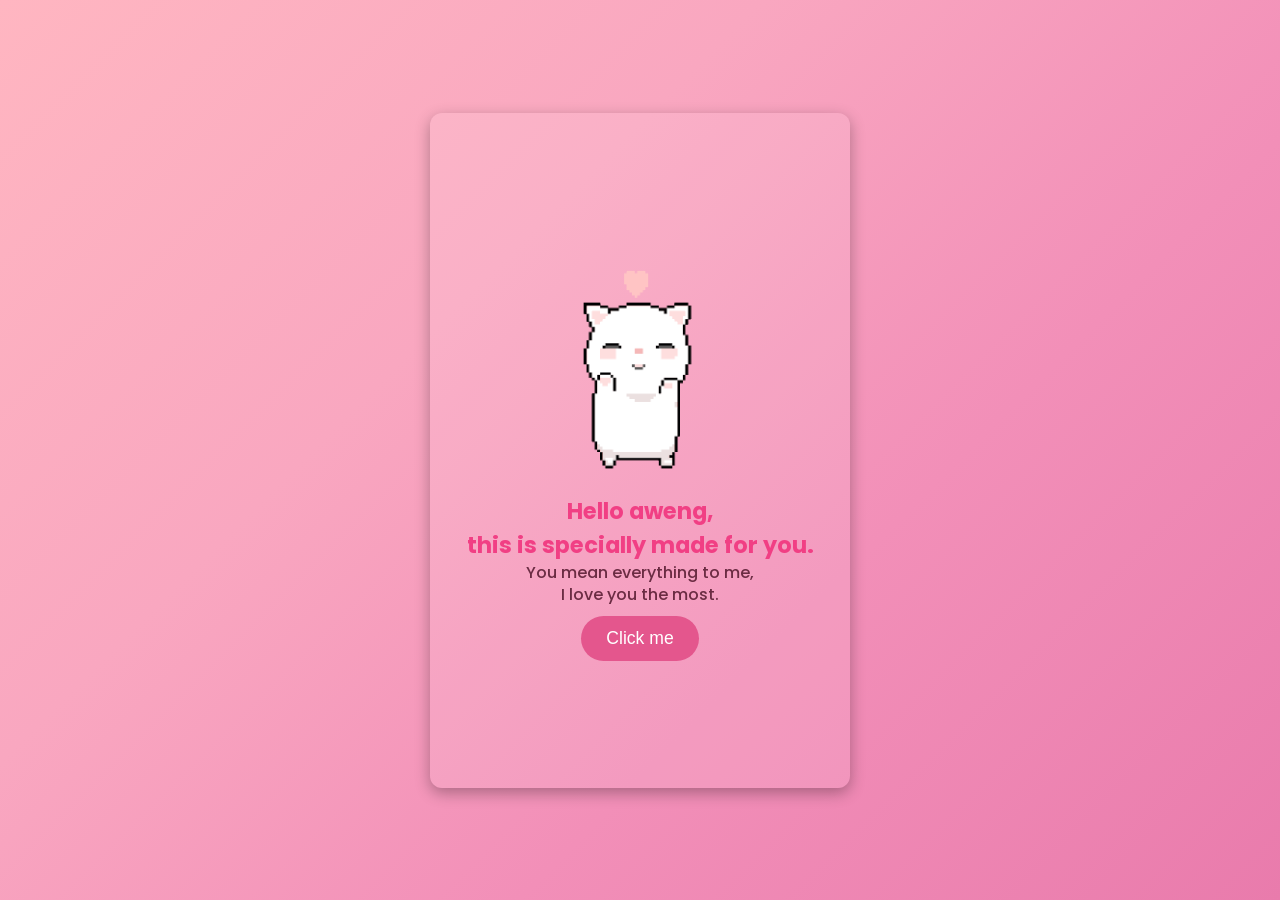
<file: birthday project/First.html>
<!DOCTYPE html>
<html lang="en">
<head>
    <meta charset="UTF-8">
    <meta name="viewport" content="width=device-width, initial-scale=1.0">
    <title>Document</title>
    <link rel="stylesheet" href="style.css">
    <link href="https://fonts.googleapis.com/css2?family=Poppins:wght@400;600&display=swap" rel="stylesheet">

</head>
<body>
    <section class="page active" id="page1">
        <div class="container" id="container1">
            <div class="img-container">
                <img src="cat.gif" alt="error">
            </div>
            <div class="container-text">
                <h2>Hello aweng,<br>this is specially made for you.</h2>
                <p>You mean everything to me,<br>I love you the most.</p>
                <button class="btn" onclick="btnClick()">Click me</button>
            </div>
        </div>
    </section>

  <section class="page" id="page2">
    <canvas id="canvas"></canvas>

    <div id="line1" class="text">
        On this day, the universe got what it didn’t know it needed.<br>
        It was you.
    </div>

    <div id="line2" class="text">
        Happy Birthday, My love.
    </div>
</section>

   
</body>
<script src="script.js"></script>
</html>
</file>
<file: birthday project/style.css>
* {
    margin: 0;
    padding: 0;
    box-sizing: border-box;
}

html, body {
    width: 100%;
    height: 100%;
    overflow: hidden;
    font-family: 'Poppins', sans-serif;
}

body {
    display: flex;
    justify-content: center;
    align-items: center;
    flex-direction: column;
    position: relative;
}

/* ========================
   PAGES
======================== */
.page {
    position: absolute;
    inset: 0;
    width: 100vw;
    height: 100vh;
    display: flex;
    justify-content: center;
    align-items: center;
    background: linear-gradient(
        135deg,
        #FFB6C1 0%,
        #F9A7C0 35%,
        #F28FB8 65%,
        #E97BAC 100%
    );
    text-align: center;
    visibility: hidden;
    transform: translateY(40px) scale(0.96);
    transition: transform 0.5s ease, visibility 0s linear 0.5s;
}

.page.active {
    visibility: visible;
    transform: translateY(0) scale(1);
    transition-delay: 0s;
}

/* ========================
   PAGE1 CONTAINER
======================== */
.container {
    width: 90%;
    max-width: 420px;
    height: 75vh;
    display: flex;
    justify-content: center;
    align-items: center;
    flex-direction: column;
    background: rgba(255, 255, 255, 0.1);
    border-radius: 12px;
    box-shadow: 0 5px 15px rgba(0,0,0,0.3);
    padding: 10px;
}

.container h2 {
    font-size: 1.4rem;
    color: #f13f84;
}

.container p {
    font-size: 1rem;
    color: #6B2C43;
    font-weight: 500;
    line-height: 1.4;
}

.img-container {
    width: 70%;
    max-width: 240px;
    aspect-ratio: 1/1;
    margin-bottom: 15px;
}

.img-container img {
    width: 100%;
    height: 100%;
    object-fit: cover;
}

.btn {
    background: #e4568d;
    color: white;
    border: none;
    border-radius: 25px;
    padding: 12px 25px;
    font-size: 1.1rem;
    margin-top: 10px;
    transition: transform 0.35s cubic-bezier(0.34, 1.56, 0.64, 1), 
                box-shadow 0.35s ease;
}

.btn:hover {
    cursor: pointer;
    transform: translateY(-3px);
    box-shadow: 0 8px 16px rgba(0,0,0,0.3);
}

.container.fade-out {
    transform: translateY(-200%);
    transition: transform 2s ease-in-out;
}

/* ========================
   PAGE2
======================== */
#page2 {
    background: black;
    display: flex;
    flex-direction: column;
    justify-content: center;
    align-items: center;
}

#page2 canvas {
    position: absolute;
    inset: 0;
    width: 100%;
    height: 100%;
}

/* ========================
   TEXT ELEMENTS
======================== */
.text {
    position: absolute;
    width: 90%;
    max-width: 600px;
    text-align: center;
    color: white;
    opacity: 0;
    transition: opacity 1.5s ease; 
    pointer-events: none;
    z-index: 2;
    left: 50%;
    transform: translateX(-50%);
}

#line1 {
    top: 55%; 
    font-size: 1.2rem;
    /* Keeps the height stable while typing */
    min-height: 2em; 
}

/* Cursor Effect for Typewriter */
#line1::after {
    content: '|';
    animation: blink 1s infinite;
}

@keyframes blink {
    0%, 100% { opacity: 1; }
    50% { opacity: 0; }
}

#line2 {
    top: 50%;
    font-size: 1.8rem;
    font-weight: 600;
    display: flex;
    flex-direction: column;
    align-items: center;
    justify-content: center;
    gap: 5px; 
}

#line2 img {
    width: 270px;
    height: 250px;
    border-radius: 15px;
    opacity: 0;
    transition: opacity 1s ease-in-out;
    object-fit: cover;
}

#line2 h2{
    font-size: 20px;
    font-family: 'Poppins', sans-serif;
    color:#f3d3d3;
    letter-spacing: normal;

}

.show {
    opacity: 1;
}

/* ========================
   RESPONSIVE
======================== */
@media (max-width: 480px) {
    .container h2 {
        font-size: 1.2rem;
    }

    .container p {
        font-size: 0.95rem;
    }

    .btn {
        padding: 10px 20px;
        font-size: 1rem;
    }

 
@media (max-width: 480px) {
    .container h2 {
        font-size: 1.2rem;
    }

    .container p {
        font-size: 0.95rem;
    }

    .btn {
        padding: 10px 20px;
        font-size: 1rem;
    }

   #line1 {
        top: 60%; 
        width: 90%; 
        left: 50%;
        transform: translate(-50%, -50%);
        font-size: 1.1rem;
    }

    #line2 {
   
        display: flex;
        flex-direction: column; 
        align-items: center;
        justify-content: center;
        
        top: 60%; 
        left: 50%;
        transform: translate(-50%, -50%);
        width: 100%;
    }
    
    #line2 img {
        width: 180px;  
        height: auto; 
        margin-bottom: 10px; 
    }

    #line2 h2{
        align-self: center;
        display: flex;
        position: absolute; 
        top: -100px;
    }
}
};
</file>
